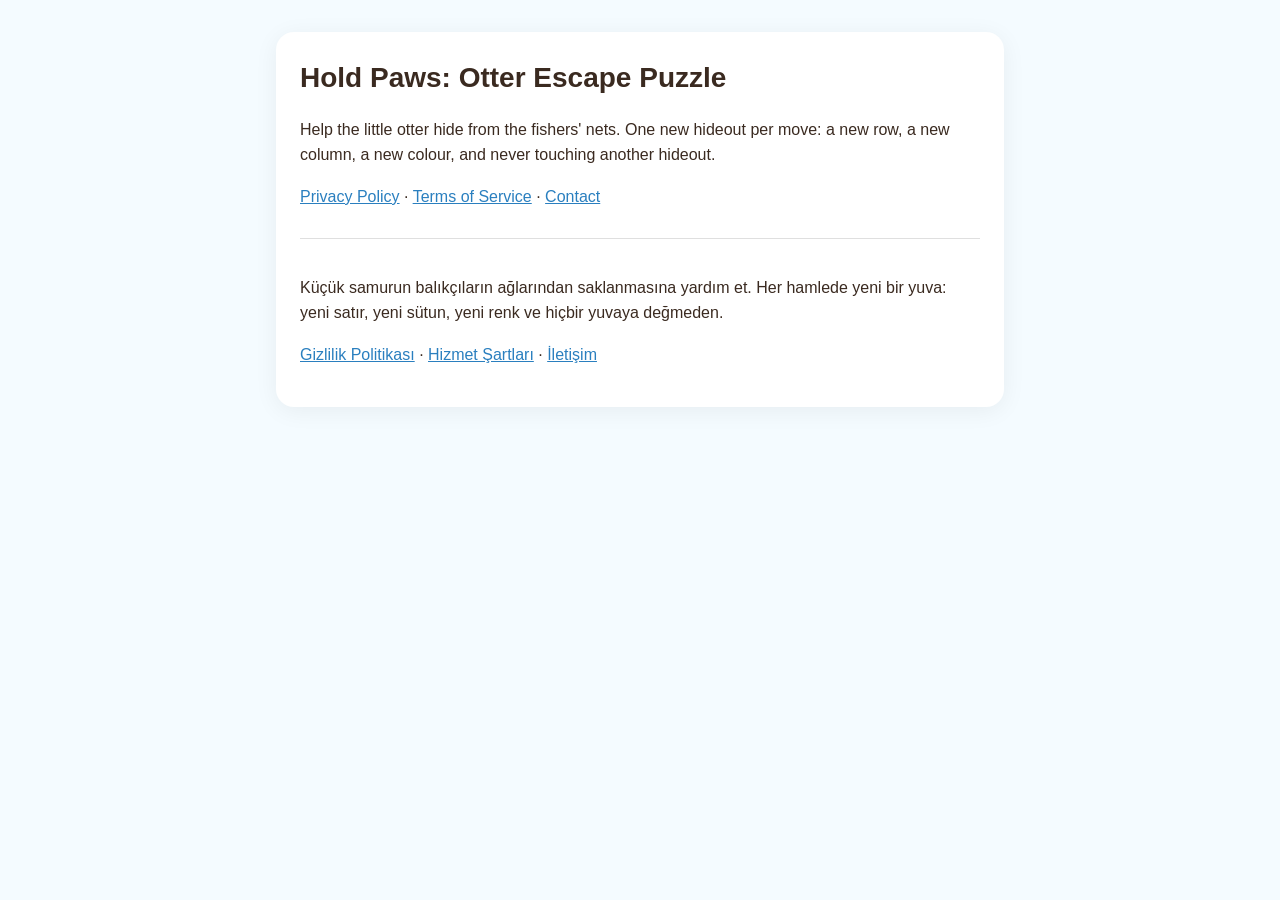
<file: index.html>
<!doctype html>
<html lang="en">
<head>
<meta charset="utf-8">
<meta name="viewport" content="width=device-width, initial-scale=1">
<title>Hold Paws</title>
<link rel="stylesheet" href="style.css">
</head>
<body>
<main>
<div class="card">
<h1>Hold Paws: Otter Escape Puzzle</h1>
<p>Help the little otter hide from the fishers' nets. One new hideout per move: a new row, a new column, a new colour, and never touching another hideout.</p>
<p><a href="privacy.html">Privacy Policy</a> · <a href="terms.html">Terms of Service</a> · <a href="mailto:holdpawsgame@gmail.com">Contact</a></p>
<div class="lang" lang="tr">
<p>Küçük samurun balıkçıların ağlarından saklanmasına yardım et. Her hamlede yeni bir yuva: yeni satır, yeni sütun, yeni renk ve hiçbir yuvaya değmeden.</p>
<p><a href="privacy.html">Gizlilik Politikası</a> · <a href="terms.html">Hizmet Şartları</a> · <a href="mailto:holdpawsgame@gmail.com">İletişim</a></p>
</div>
</div>
</main>
</body>
</html>
</file>
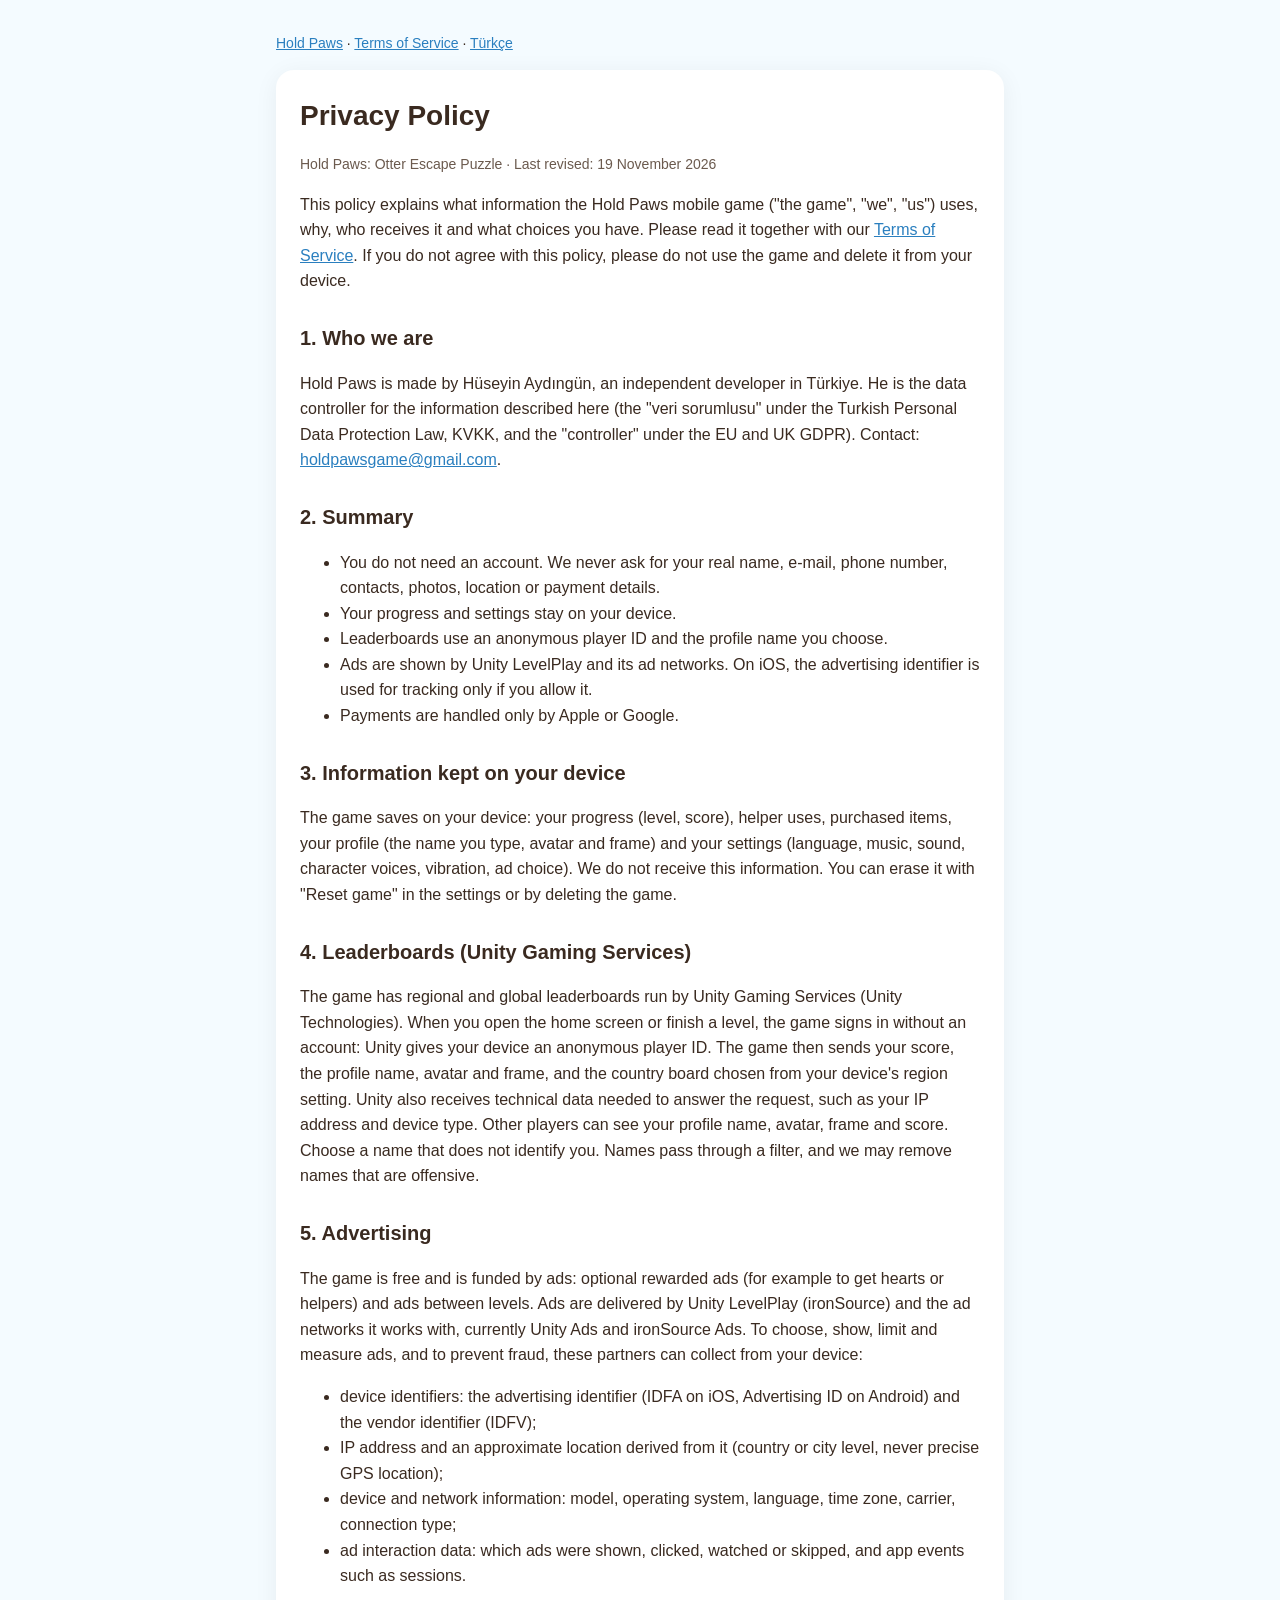
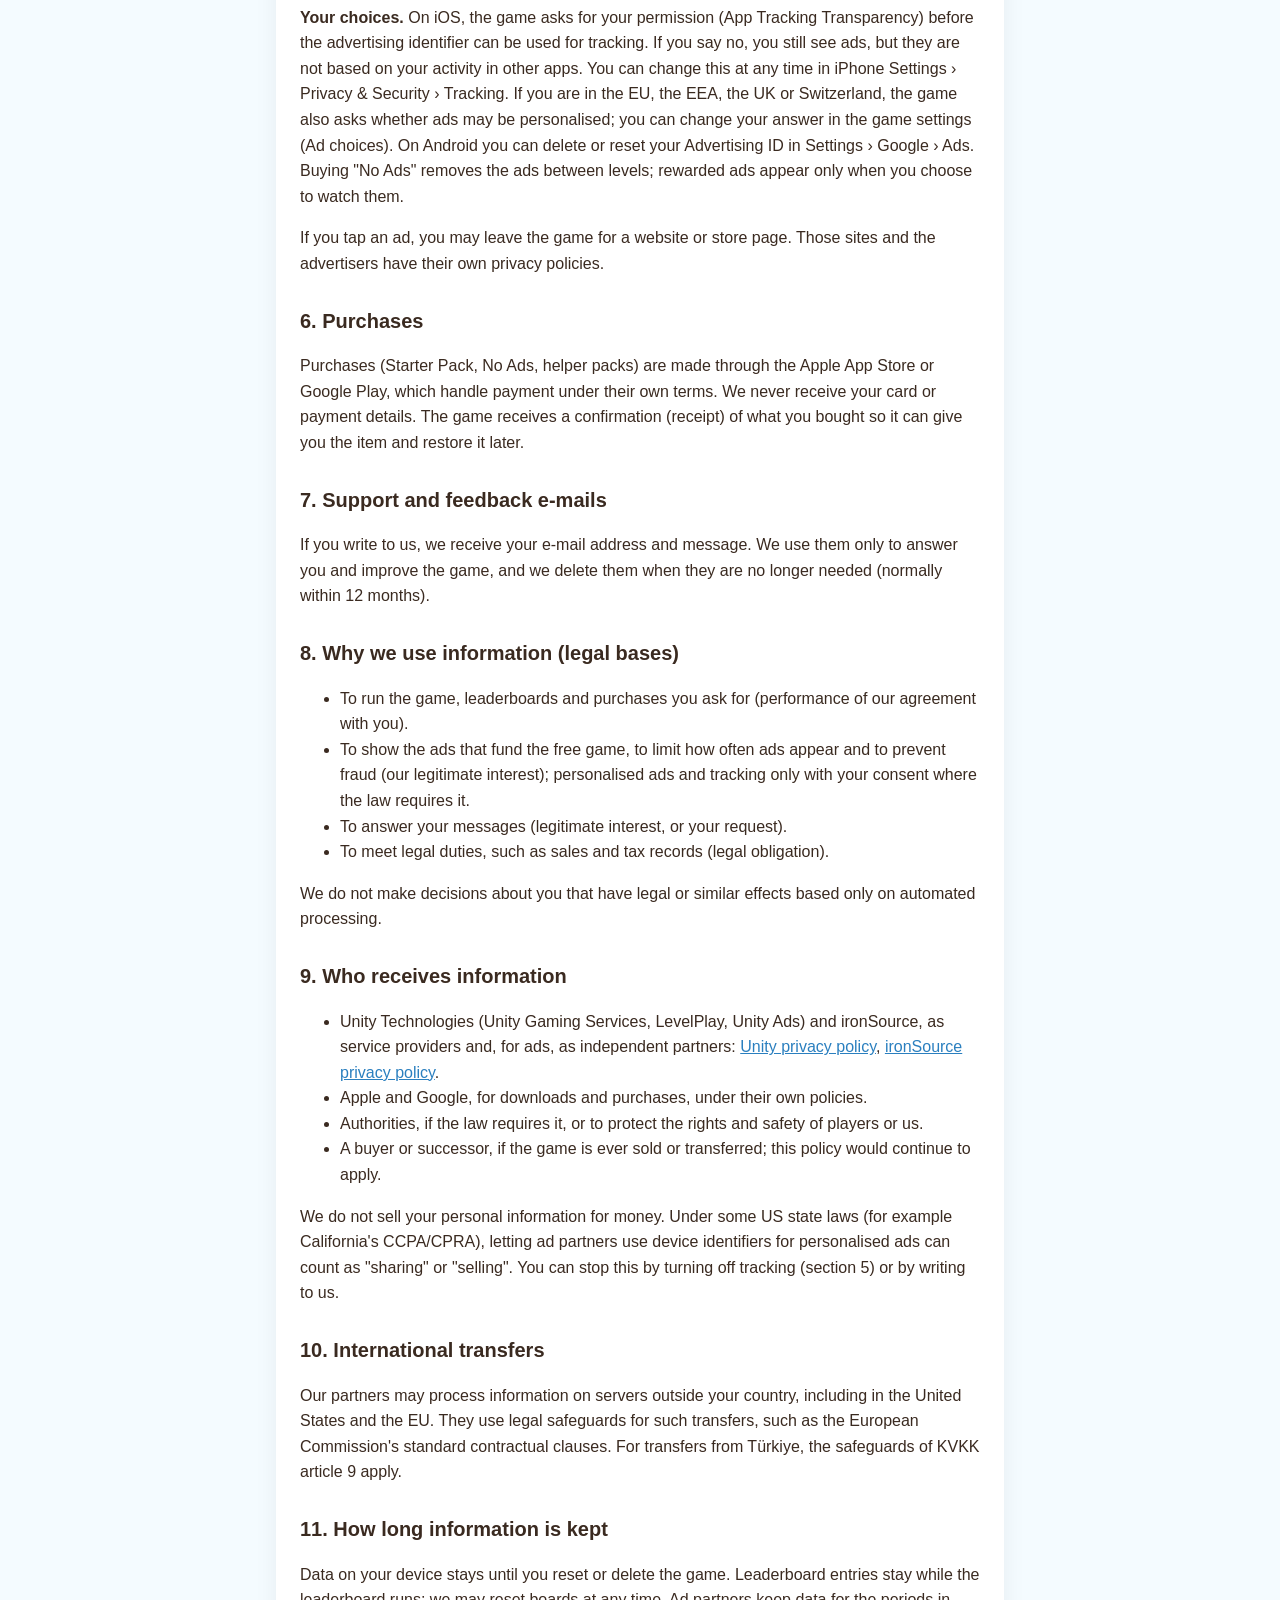
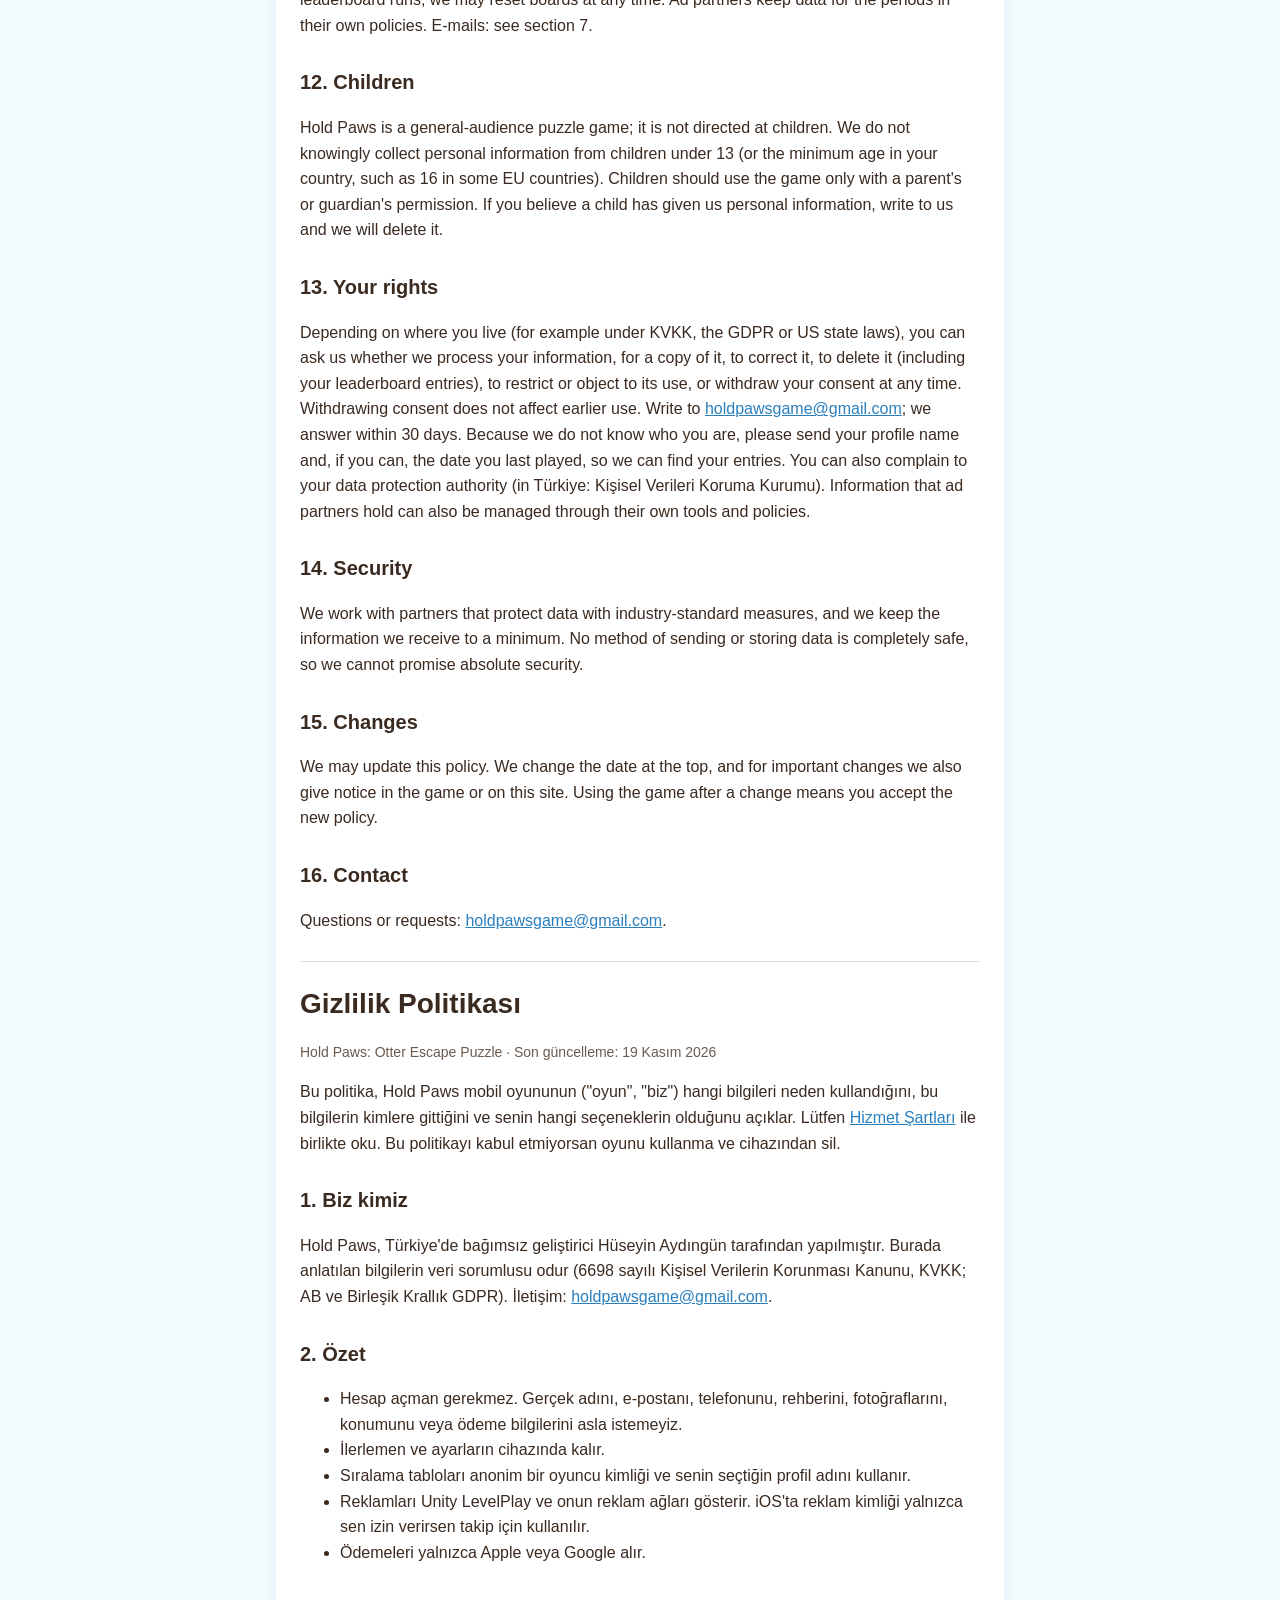
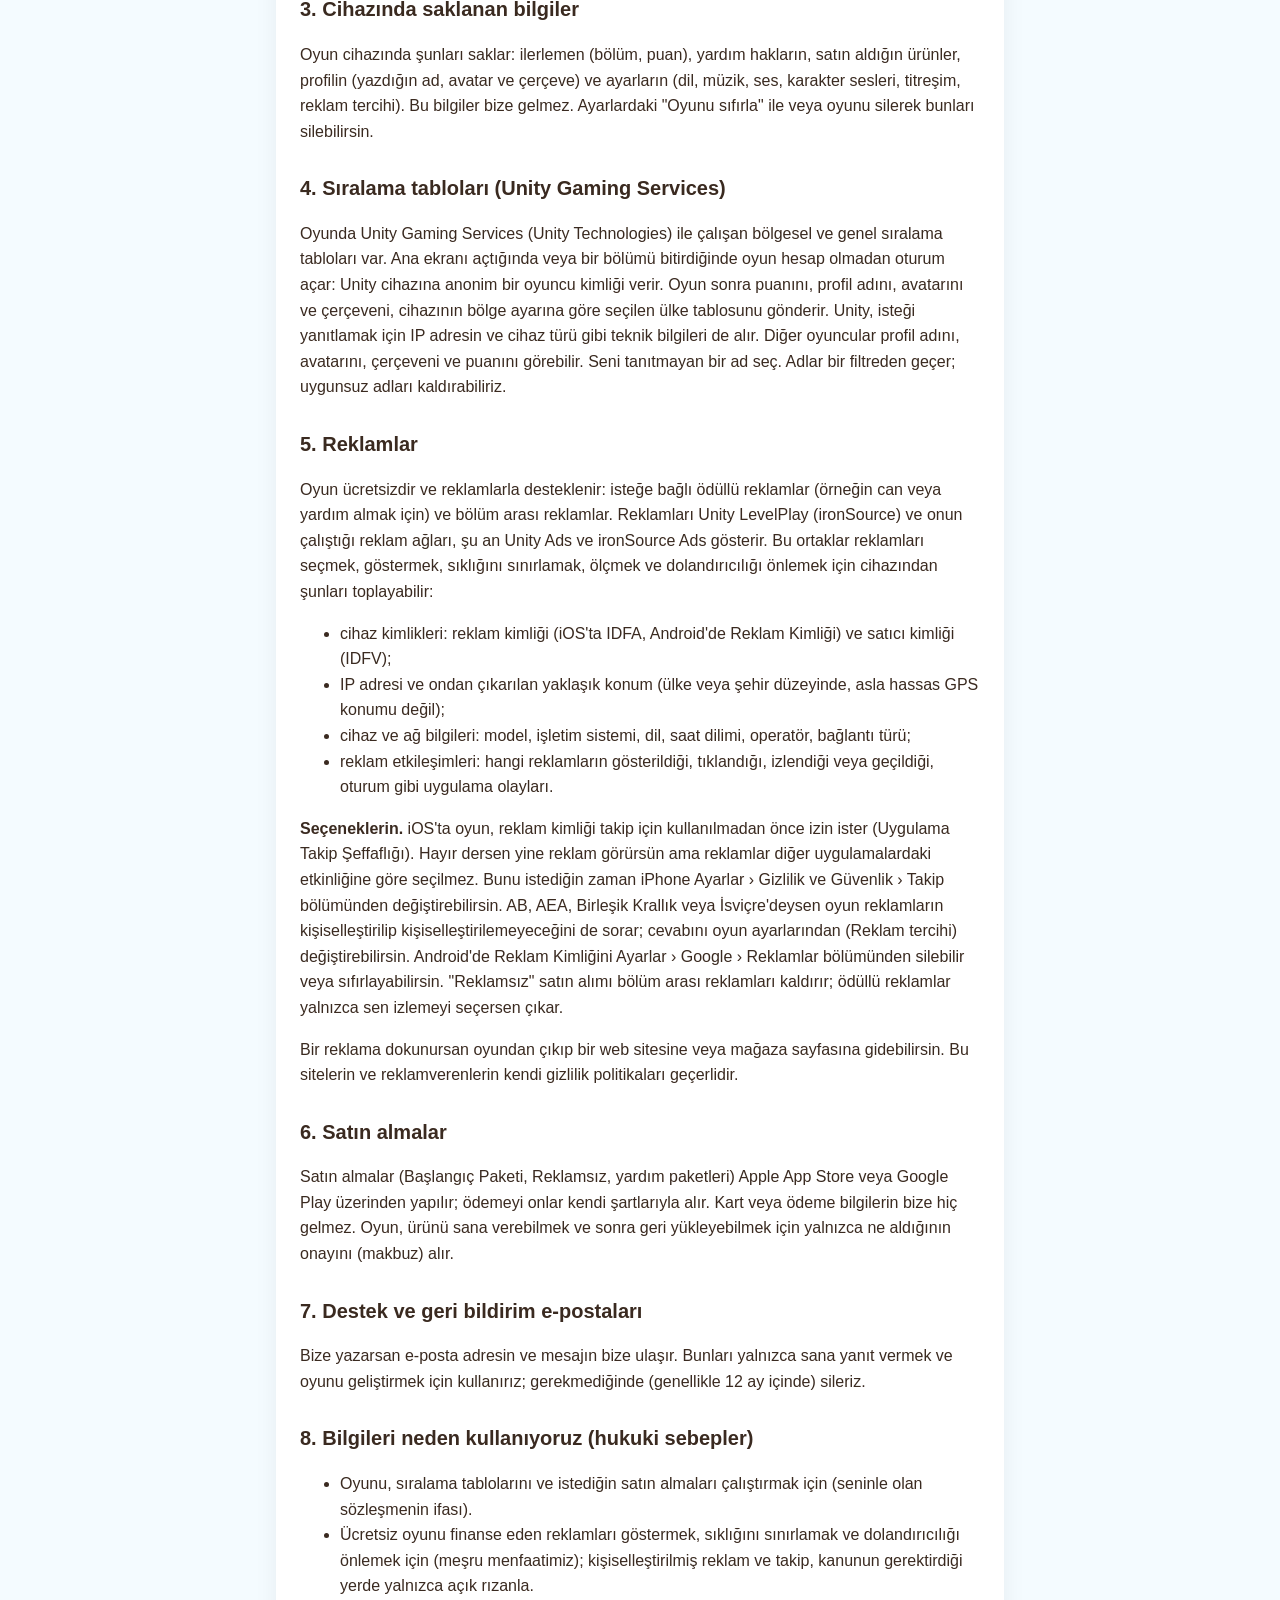
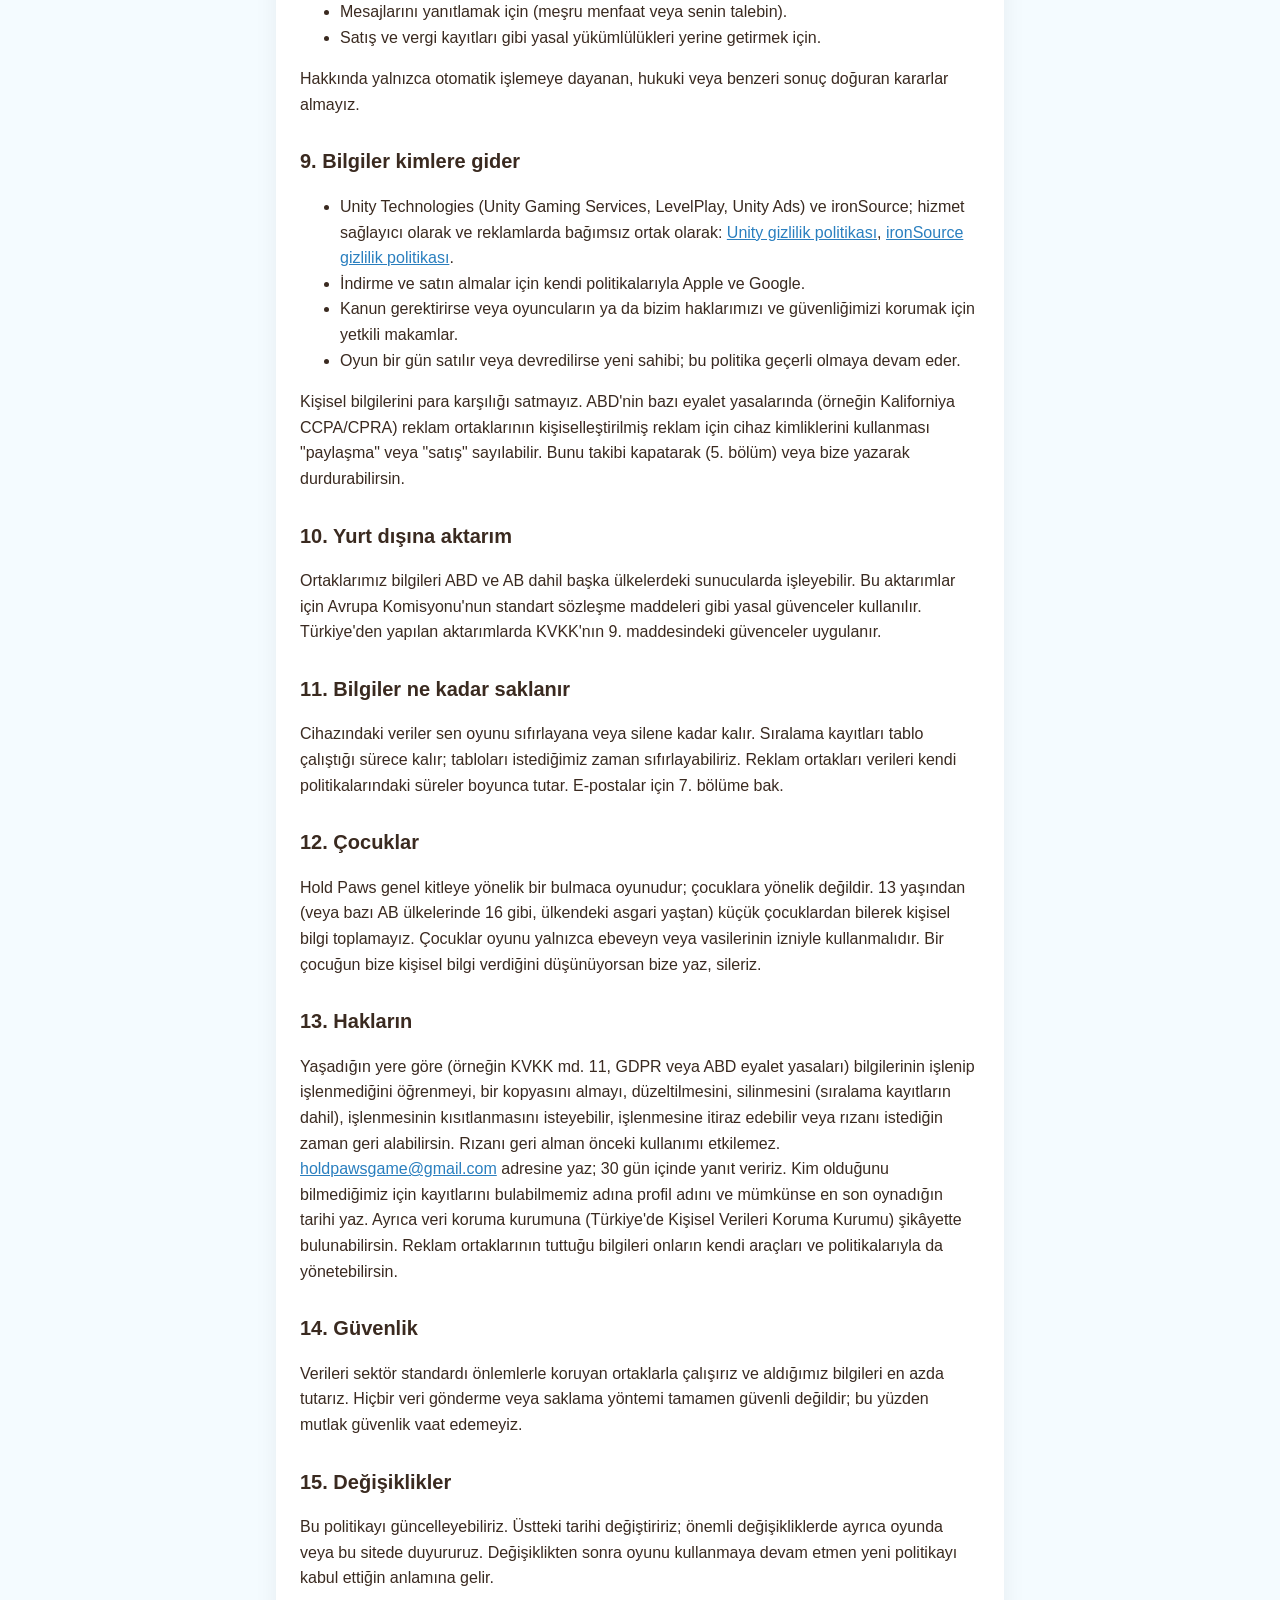
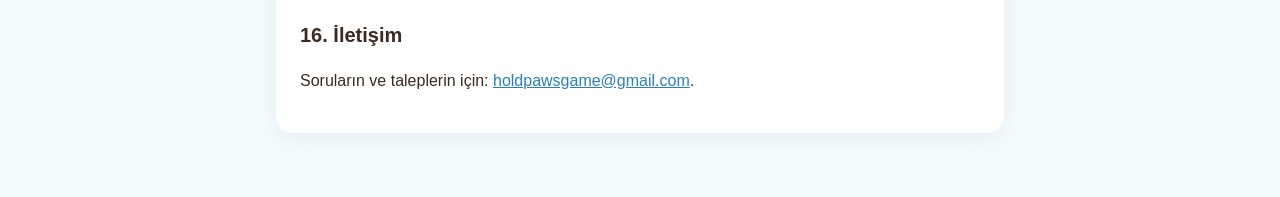
<file: privacy.html>
<!doctype html>
<html lang="en">
<head>
<meta charset="utf-8">
<meta name="viewport" content="width=device-width, initial-scale=1">
<title>Hold Paws Privacy Policy</title>
<link rel="stylesheet" href="style.css">
</head>
<body>
<main>
<nav><a href="index.html">Hold Paws</a> · <a href="terms.html">Terms of Service</a> · <a href="#tr">Türkçe</a></nav>
<div class="card">
<h1>Privacy Policy</h1>
<p class="muted">Hold Paws: Otter Escape Puzzle · Last revised: 19 November 2026</p>

<p>This policy explains what information the Hold Paws mobile game ("the game", "we", "us") uses, why, who receives it and what choices you have. Please read it together with our <a href="terms.html">Terms of Service</a>. If you do not agree with this policy, please do not use the game and delete it from your device.</p>

<h2>1. Who we are</h2>
<p>Hold Paws is made by Hüseyin Aydıngün, an independent developer in Türkiye. He is the data controller for the information described here (the "veri sorumlusu" under the Turkish Personal Data Protection Law, KVKK, and the "controller" under the EU and UK GDPR). Contact: <a href="mailto:holdpawsgame@gmail.com">holdpawsgame@gmail.com</a>.</p>

<h2>2. Summary</h2>
<ul>
<li>You do not need an account. We never ask for your real name, e-mail, phone number, contacts, photos, location or payment details.</li>
<li>Your progress and settings stay on your device.</li>
<li>Leaderboards use an anonymous player ID and the profile name you choose.</li>
<li>Ads are shown by Unity LevelPlay and its ad networks. On iOS, the advertising identifier is used for tracking only if you allow it.</li>
<li>Payments are handled only by Apple or Google.</li>
</ul>

<h2>3. Information kept on your device</h2>
<p>The game saves on your device: your progress (level, score), helper uses, purchased items, your profile (the name you type, avatar and frame) and your settings (language, music, sound, character voices, vibration, ad choice). We do not receive this information. You can erase it with "Reset game" in the settings or by deleting the game.</p>

<h2>4. Leaderboards (Unity Gaming Services)</h2>
<p>The game has regional and global leaderboards run by Unity Gaming Services (Unity Technologies). When you open the home screen or finish a level, the game signs in without an account: Unity gives your device an anonymous player ID. The game then sends your score, the profile name, avatar and frame, and the country board chosen from your device's region setting. Unity also receives technical data needed to answer the request, such as your IP address and device type. Other players can see your profile name, avatar, frame and score. Choose a name that does not identify you. Names pass through a filter, and we may remove names that are offensive.</p>

<h2>5. Advertising</h2>
<p>The game is free and is funded by ads: optional rewarded ads (for example to get hearts or helpers) and ads between levels. Ads are delivered by Unity LevelPlay (ironSource) and the ad networks it works with, currently Unity Ads and ironSource Ads. To choose, show, limit and measure ads, and to prevent fraud, these partners can collect from your device:</p>
<ul>
<li>device identifiers: the advertising identifier (IDFA on iOS, Advertising ID on Android) and the vendor identifier (IDFV);</li>
<li>IP address and an approximate location derived from it (country or city level, never precise GPS location);</li>
<li>device and network information: model, operating system, language, time zone, carrier, connection type;</li>
<li>ad interaction data: which ads were shown, clicked, watched or skipped, and app events such as sessions.</li>
</ul>
<p><b>Your choices.</b> On iOS, the game asks for your permission (App Tracking Transparency) before the advertising identifier can be used for tracking. If you say no, you still see ads, but they are not based on your activity in other apps. You can change this at any time in iPhone Settings › Privacy &amp; Security › Tracking. If you are in the EU, the EEA, the UK or Switzerland, the game also asks whether ads may be personalised; you can change your answer in the game settings (Ad choices). On Android you can delete or reset your Advertising ID in Settings › Google › Ads. Buying "No Ads" removes the ads between levels; rewarded ads appear only when you choose to watch them.</p>
<p>If you tap an ad, you may leave the game for a website or store page. Those sites and the advertisers have their own privacy policies.</p>

<h2>6. Purchases</h2>
<p>Purchases (Starter Pack, No Ads, helper packs) are made through the Apple App Store or Google Play, which handle payment under their own terms. We never receive your card or payment details. The game receives a confirmation (receipt) of what you bought so it can give you the item and restore it later.</p>

<h2>7. Support and feedback e-mails</h2>
<p>If you write to us, we receive your e-mail address and message. We use them only to answer you and improve the game, and we delete them when they are no longer needed (normally within 12 months).</p>

<h2>8. Why we use information (legal bases)</h2>
<ul>
<li>To run the game, leaderboards and purchases you ask for (performance of our agreement with you).</li>
<li>To show the ads that fund the free game, to limit how often ads appear and to prevent fraud (our legitimate interest); personalised ads and tracking only with your consent where the law requires it.</li>
<li>To answer your messages (legitimate interest, or your request).</li>
<li>To meet legal duties, such as sales and tax records (legal obligation).</li>
</ul>
<p>We do not make decisions about you that have legal or similar effects based only on automated processing.</p>

<h2>9. Who receives information</h2>
<ul>
<li>Unity Technologies (Unity Gaming Services, LevelPlay, Unity Ads) and ironSource, as service providers and, for ads, as independent partners: <a href="https://unity.com/legal/game-player-and-app-user-privacy-policy">Unity privacy policy</a>, <a href="https://developers.is.com/ironsource-mobile/air/ironsource-mobile-privacy-policy/">ironSource privacy policy</a>.</li>
<li>Apple and Google, for downloads and purchases, under their own policies.</li>
<li>Authorities, if the law requires it, or to protect the rights and safety of players or us.</li>
<li>A buyer or successor, if the game is ever sold or transferred; this policy would continue to apply.</li>
</ul>
<p>We do not sell your personal information for money. Under some US state laws (for example California's CCPA/CPRA), letting ad partners use device identifiers for personalised ads can count as "sharing" or "selling". You can stop this by turning off tracking (section 5) or by writing to us.</p>

<h2>10. International transfers</h2>
<p>Our partners may process information on servers outside your country, including in the United States and the EU. They use legal safeguards for such transfers, such as the European Commission's standard contractual clauses. For transfers from Türkiye, the safeguards of KVKK article 9 apply.</p>

<h2>11. How long information is kept</h2>
<p>Data on your device stays until you reset or delete the game. Leaderboard entries stay while the leaderboard runs; we may reset boards at any time. Ad partners keep data for the periods in their own policies. E-mails: see section 7.</p>

<h2>12. Children</h2>
<p>Hold Paws is a general-audience puzzle game; it is not directed at children. We do not knowingly collect personal information from children under 13 (or the minimum age in your country, such as 16 in some EU countries). Children should use the game only with a parent's or guardian's permission. If you believe a child has given us personal information, write to us and we will delete it.</p>

<h2>13. Your rights</h2>
<p>Depending on where you live (for example under KVKK, the GDPR or US state laws), you can ask us whether we process your information, for a copy of it, to correct it, to delete it (including your leaderboard entries), to restrict or object to its use, or withdraw your consent at any time. Withdrawing consent does not affect earlier use. Write to <a href="mailto:holdpawsgame@gmail.com">holdpawsgame@gmail.com</a>; we answer within 30 days. Because we do not know who you are, please send your profile name and, if you can, the date you last played, so we can find your entries. You can also complain to your data protection authority (in Türkiye: Kişisel Verileri Koruma Kurumu). Information that ad partners hold can also be managed through their own tools and policies.</p>

<h2>14. Security</h2>
<p>We work with partners that protect data with industry-standard measures, and we keep the information we receive to a minimum. No method of sending or storing data is completely safe, so we cannot promise absolute security.</p>

<h2>15. Changes</h2>
<p>We may update this policy. We change the date at the top, and for important changes we also give notice in the game or on this site. Using the game after a change means you accept the new policy.</p>

<h2>16. Contact</h2>
<p>Questions or requests: <a href="mailto:holdpawsgame@gmail.com">holdpawsgame@gmail.com</a>.</p>

<div class="lang" lang="tr" id="tr">
<h1>Gizlilik Politikası</h1>
<p class="muted">Hold Paws: Otter Escape Puzzle · Son güncelleme: 19 Kasım 2026</p>

<p>Bu politika, Hold Paws mobil oyununun ("oyun", "biz") hangi bilgileri neden kullandığını, bu bilgilerin kimlere gittiğini ve senin hangi seçeneklerin olduğunu açıklar. Lütfen <a href="terms.html">Hizmet Şartları</a> ile birlikte oku. Bu politikayı kabul etmiyorsan oyunu kullanma ve cihazından sil.</p>

<h2>1. Biz kimiz</h2>
<p>Hold Paws, Türkiye'de bağımsız geliştirici Hüseyin Aydıngün tarafından yapılmıştır. Burada anlatılan bilgilerin veri sorumlusu odur (6698 sayılı Kişisel Verilerin Korunması Kanunu, KVKK; AB ve Birleşik Krallık GDPR). İletişim: <a href="mailto:holdpawsgame@gmail.com">holdpawsgame@gmail.com</a>.</p>

<h2>2. Özet</h2>
<ul>
<li>Hesap açman gerekmez. Gerçek adını, e-postanı, telefonunu, rehberini, fotoğraflarını, konumunu veya ödeme bilgilerini asla istemeyiz.</li>
<li>İlerlemen ve ayarların cihazında kalır.</li>
<li>Sıralama tabloları anonim bir oyuncu kimliği ve senin seçtiğin profil adını kullanır.</li>
<li>Reklamları Unity LevelPlay ve onun reklam ağları gösterir. iOS'ta reklam kimliği yalnızca sen izin verirsen takip için kullanılır.</li>
<li>Ödemeleri yalnızca Apple veya Google alır.</li>
</ul>

<h2>3. Cihazında saklanan bilgiler</h2>
<p>Oyun cihazında şunları saklar: ilerlemen (bölüm, puan), yardım hakların, satın aldığın ürünler, profilin (yazdığın ad, avatar ve çerçeve) ve ayarların (dil, müzik, ses, karakter sesleri, titreşim, reklam tercihi). Bu bilgiler bize gelmez. Ayarlardaki "Oyunu sıfırla" ile veya oyunu silerek bunları silebilirsin.</p>

<h2>4. Sıralama tabloları (Unity Gaming Services)</h2>
<p>Oyunda Unity Gaming Services (Unity Technologies) ile çalışan bölgesel ve genel sıralama tabloları var. Ana ekranı açtığında veya bir bölümü bitirdiğinde oyun hesap olmadan oturum açar: Unity cihazına anonim bir oyuncu kimliği verir. Oyun sonra puanını, profil adını, avatarını ve çerçeveni, cihazının bölge ayarına göre seçilen ülke tablosunu gönderir. Unity, isteği yanıtlamak için IP adresin ve cihaz türü gibi teknik bilgileri de alır. Diğer oyuncular profil adını, avatarını, çerçeveni ve puanını görebilir. Seni tanıtmayan bir ad seç. Adlar bir filtreden geçer; uygunsuz adları kaldırabiliriz.</p>

<h2>5. Reklamlar</h2>
<p>Oyun ücretsizdir ve reklamlarla desteklenir: isteğe bağlı ödüllü reklamlar (örneğin can veya yardım almak için) ve bölüm arası reklamlar. Reklamları Unity LevelPlay (ironSource) ve onun çalıştığı reklam ağları, şu an Unity Ads ve ironSource Ads gösterir. Bu ortaklar reklamları seçmek, göstermek, sıklığını sınırlamak, ölçmek ve dolandırıcılığı önlemek için cihazından şunları toplayabilir:</p>
<ul>
<li>cihaz kimlikleri: reklam kimliği (iOS'ta IDFA, Android'de Reklam Kimliği) ve satıcı kimliği (IDFV);</li>
<li>IP adresi ve ondan çıkarılan yaklaşık konum (ülke veya şehir düzeyinde, asla hassas GPS konumu değil);</li>
<li>cihaz ve ağ bilgileri: model, işletim sistemi, dil, saat dilimi, operatör, bağlantı türü;</li>
<li>reklam etkileşimleri: hangi reklamların gösterildiği, tıklandığı, izlendiği veya geçildiği, oturum gibi uygulama olayları.</li>
</ul>
<p><b>Seçeneklerin.</b> iOS'ta oyun, reklam kimliği takip için kullanılmadan önce izin ister (Uygulama Takip Şeffaflığı). Hayır dersen yine reklam görürsün ama reklamlar diğer uygulamalardaki etkinliğine göre seçilmez. Bunu istediğin zaman iPhone Ayarlar › Gizlilik ve Güvenlik › Takip bölümünden değiştirebilirsin. AB, AEA, Birleşik Krallık veya İsviçre'deysen oyun reklamların kişiselleştirilip kişiselleştirilemeyeceğini de sorar; cevabını oyun ayarlarından (Reklam tercihi) değiştirebilirsin. Android'de Reklam Kimliğini Ayarlar › Google › Reklamlar bölümünden silebilir veya sıfırlayabilirsin. "Reklamsız" satın alımı bölüm arası reklamları kaldırır; ödüllü reklamlar yalnızca sen izlemeyi seçersen çıkar.</p>
<p>Bir reklama dokunursan oyundan çıkıp bir web sitesine veya mağaza sayfasına gidebilirsin. Bu sitelerin ve reklamverenlerin kendi gizlilik politikaları geçerlidir.</p>

<h2>6. Satın almalar</h2>
<p>Satın almalar (Başlangıç Paketi, Reklamsız, yardım paketleri) Apple App Store veya Google Play üzerinden yapılır; ödemeyi onlar kendi şartlarıyla alır. Kart veya ödeme bilgilerin bize hiç gelmez. Oyun, ürünü sana verebilmek ve sonra geri yükleyebilmek için yalnızca ne aldığının onayını (makbuz) alır.</p>

<h2>7. Destek ve geri bildirim e-postaları</h2>
<p>Bize yazarsan e-posta adresin ve mesajın bize ulaşır. Bunları yalnızca sana yanıt vermek ve oyunu geliştirmek için kullanırız; gerekmediğinde (genellikle 12 ay içinde) sileriz.</p>

<h2>8. Bilgileri neden kullanıyoruz (hukuki sebepler)</h2>
<ul>
<li>Oyunu, sıralama tablolarını ve istediğin satın almaları çalıştırmak için (seninle olan sözleşmenin ifası).</li>
<li>Ücretsiz oyunu finanse eden reklamları göstermek, sıklığını sınırlamak ve dolandırıcılığı önlemek için (meşru menfaatimiz); kişiselleştirilmiş reklam ve takip, kanunun gerektirdiği yerde yalnızca açık rızanla.</li>
<li>Mesajlarını yanıtlamak için (meşru menfaat veya senin talebin).</li>
<li>Satış ve vergi kayıtları gibi yasal yükümlülükleri yerine getirmek için.</li>
</ul>
<p>Hakkında yalnızca otomatik işlemeye dayanan, hukuki veya benzeri sonuç doğuran kararlar almayız.</p>

<h2>9. Bilgiler kimlere gider</h2>
<ul>
<li>Unity Technologies (Unity Gaming Services, LevelPlay, Unity Ads) ve ironSource; hizmet sağlayıcı olarak ve reklamlarda bağımsız ortak olarak: <a href="https://unity.com/legal/game-player-and-app-user-privacy-policy">Unity gizlilik politikası</a>, <a href="https://developers.is.com/ironsource-mobile/air/ironsource-mobile-privacy-policy/">ironSource gizlilik politikası</a>.</li>
<li>İndirme ve satın almalar için kendi politikalarıyla Apple ve Google.</li>
<li>Kanun gerektirirse veya oyuncuların ya da bizim haklarımızı ve güvenliğimizi korumak için yetkili makamlar.</li>
<li>Oyun bir gün satılır veya devredilirse yeni sahibi; bu politika geçerli olmaya devam eder.</li>
</ul>
<p>Kişisel bilgilerini para karşılığı satmayız. ABD'nin bazı eyalet yasalarında (örneğin Kaliforniya CCPA/CPRA) reklam ortaklarının kişiselleştirilmiş reklam için cihaz kimliklerini kullanması "paylaşma" veya "satış" sayılabilir. Bunu takibi kapatarak (5. bölüm) veya bize yazarak durdurabilirsin.</p>

<h2>10. Yurt dışına aktarım</h2>
<p>Ortaklarımız bilgileri ABD ve AB dahil başka ülkelerdeki sunucularda işleyebilir. Bu aktarımlar için Avrupa Komisyonu'nun standart sözleşme maddeleri gibi yasal güvenceler kullanılır. Türkiye'den yapılan aktarımlarda KVKK'nın 9. maddesindeki güvenceler uygulanır.</p>

<h2>11. Bilgiler ne kadar saklanır</h2>
<p>Cihazındaki veriler sen oyunu sıfırlayana veya silene kadar kalır. Sıralama kayıtları tablo çalıştığı sürece kalır; tabloları istediğimiz zaman sıfırlayabiliriz. Reklam ortakları verileri kendi politikalarındaki süreler boyunca tutar. E-postalar için 7. bölüme bak.</p>

<h2>12. Çocuklar</h2>
<p>Hold Paws genel kitleye yönelik bir bulmaca oyunudur; çocuklara yönelik değildir. 13 yaşından (veya bazı AB ülkelerinde 16 gibi, ülkendeki asgari yaştan) küçük çocuklardan bilerek kişisel bilgi toplamayız. Çocuklar oyunu yalnızca ebeveyn veya vasilerinin izniyle kullanmalıdır. Bir çocuğun bize kişisel bilgi verdiğini düşünüyorsan bize yaz, sileriz.</p>

<h2>13. Hakların</h2>
<p>Yaşadığın yere göre (örneğin KVKK md. 11, GDPR veya ABD eyalet yasaları) bilgilerinin işlenip işlenmediğini öğrenmeyi, bir kopyasını almayı, düzeltilmesini, silinmesini (sıralama kayıtların dahil), işlenmesinin kısıtlanmasını isteyebilir, işlenmesine itiraz edebilir veya rızanı istediğin zaman geri alabilirsin. Rızanı geri alman önceki kullanımı etkilemez. <a href="mailto:holdpawsgame@gmail.com">holdpawsgame@gmail.com</a> adresine yaz; 30 gün içinde yanıt veririz. Kim olduğunu bilmediğimiz için kayıtlarını bulabilmemiz adına profil adını ve mümkünse en son oynadığın tarihi yaz. Ayrıca veri koruma kurumuna (Türkiye'de Kişisel Verileri Koruma Kurumu) şikâyette bulunabilirsin. Reklam ortaklarının tuttuğu bilgileri onların kendi araçları ve politikalarıyla da yönetebilirsin.</p>

<h2>14. Güvenlik</h2>
<p>Verileri sektör standardı önlemlerle koruyan ortaklarla çalışırız ve aldığımız bilgileri en azda tutarız. Hiçbir veri gönderme veya saklama yöntemi tamamen güvenli değildir; bu yüzden mutlak güvenlik vaat edemeyiz.</p>

<h2>15. Değişiklikler</h2>
<p>Bu politikayı güncelleyebiliriz. Üstteki tarihi değiştiririz; önemli değişikliklerde ayrıca oyunda veya bu sitede duyururuz. Değişiklikten sonra oyunu kullanmaya devam etmen yeni politikayı kabul ettiğin anlamına gelir.</p>

<h2>16. İletişim</h2>
<p>Soruların ve taleplerin için: <a href="mailto:holdpawsgame@gmail.com">holdpawsgame@gmail.com</a>.</p>
</div>
</div>
</main>
</body>
</html>
</file>
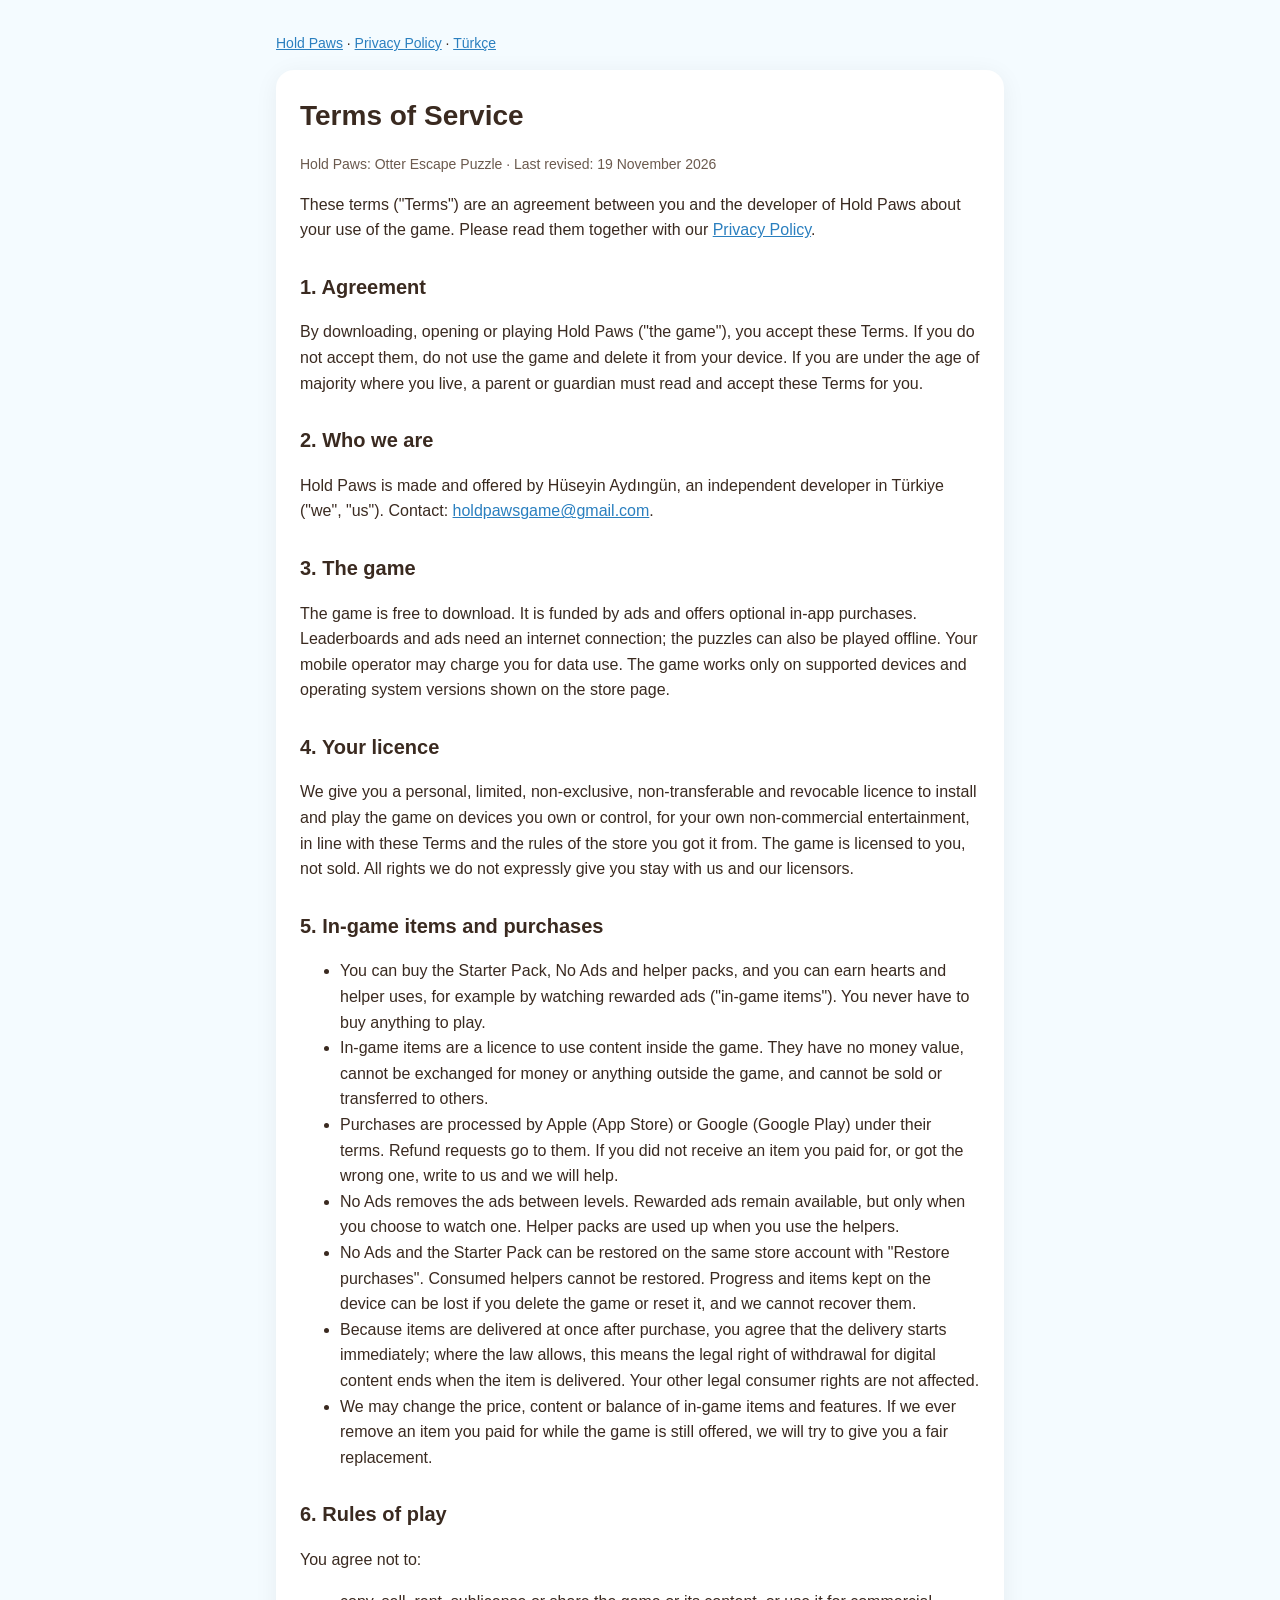
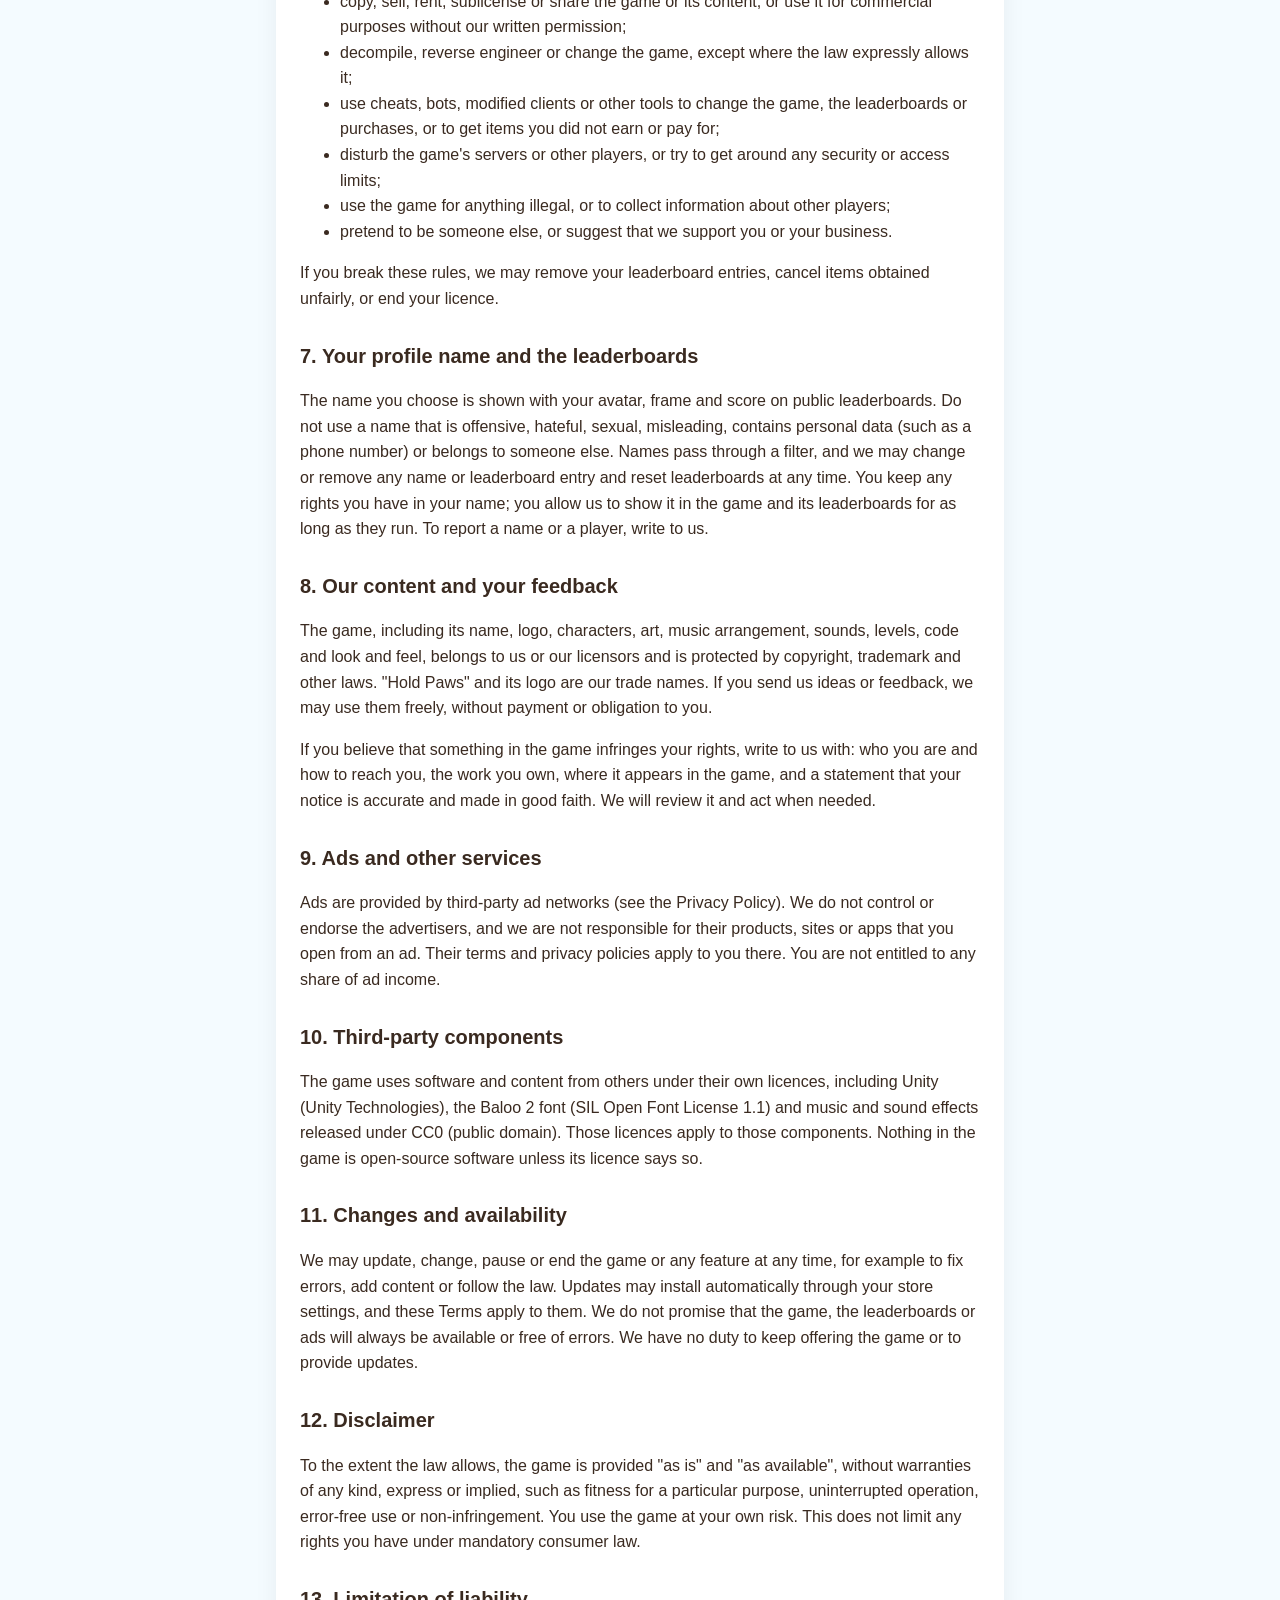
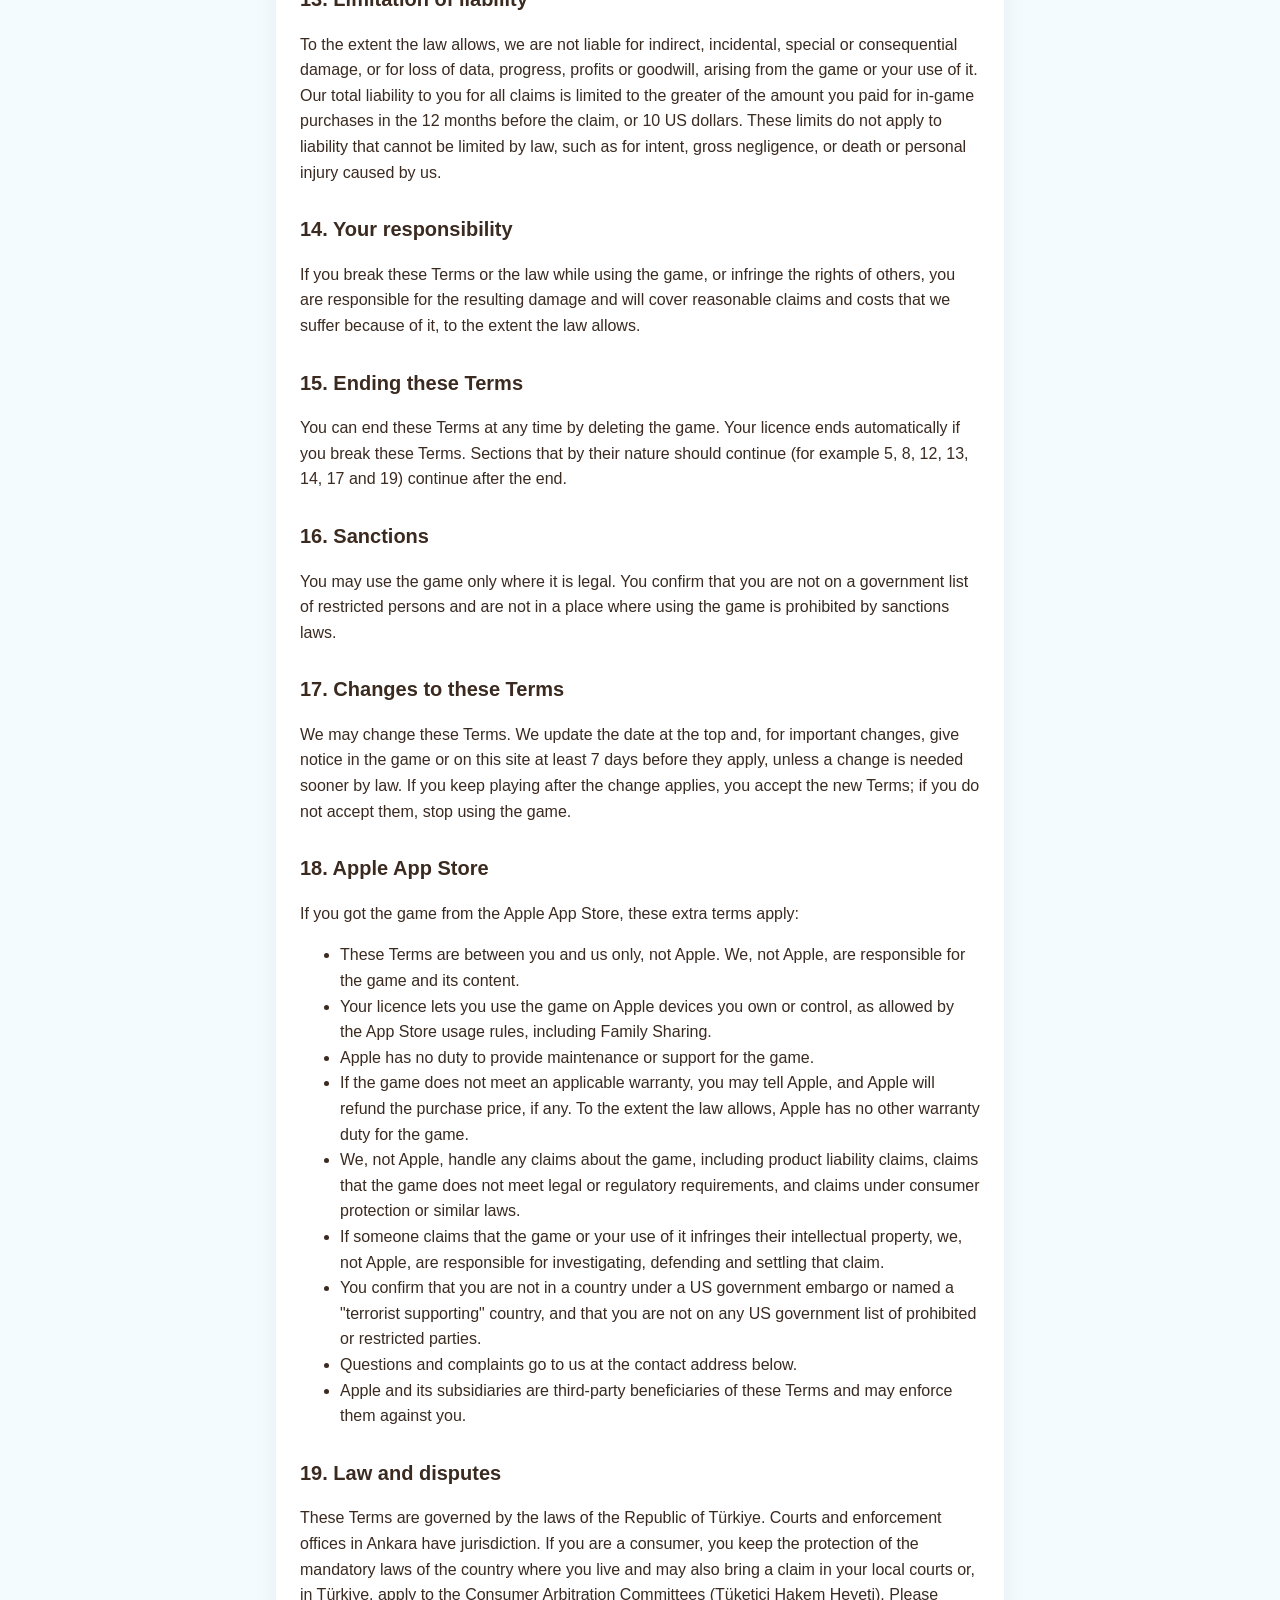
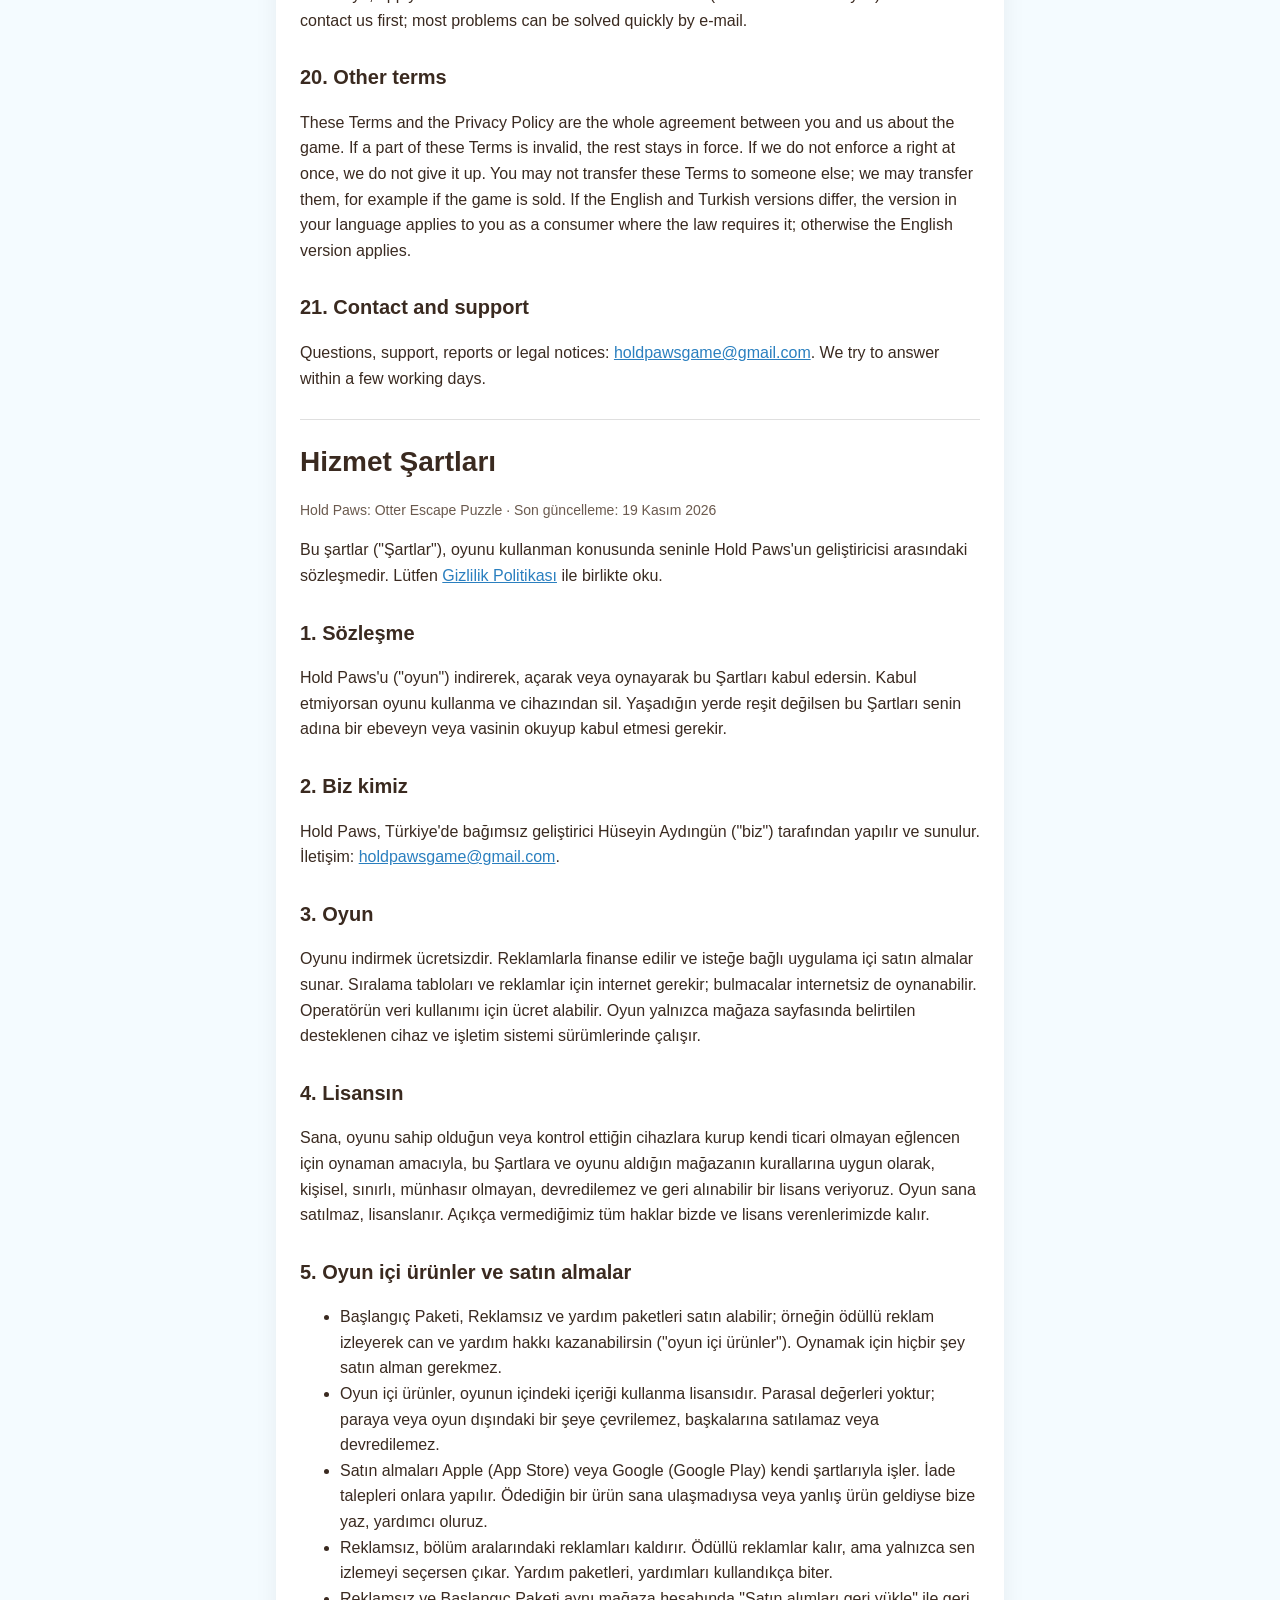
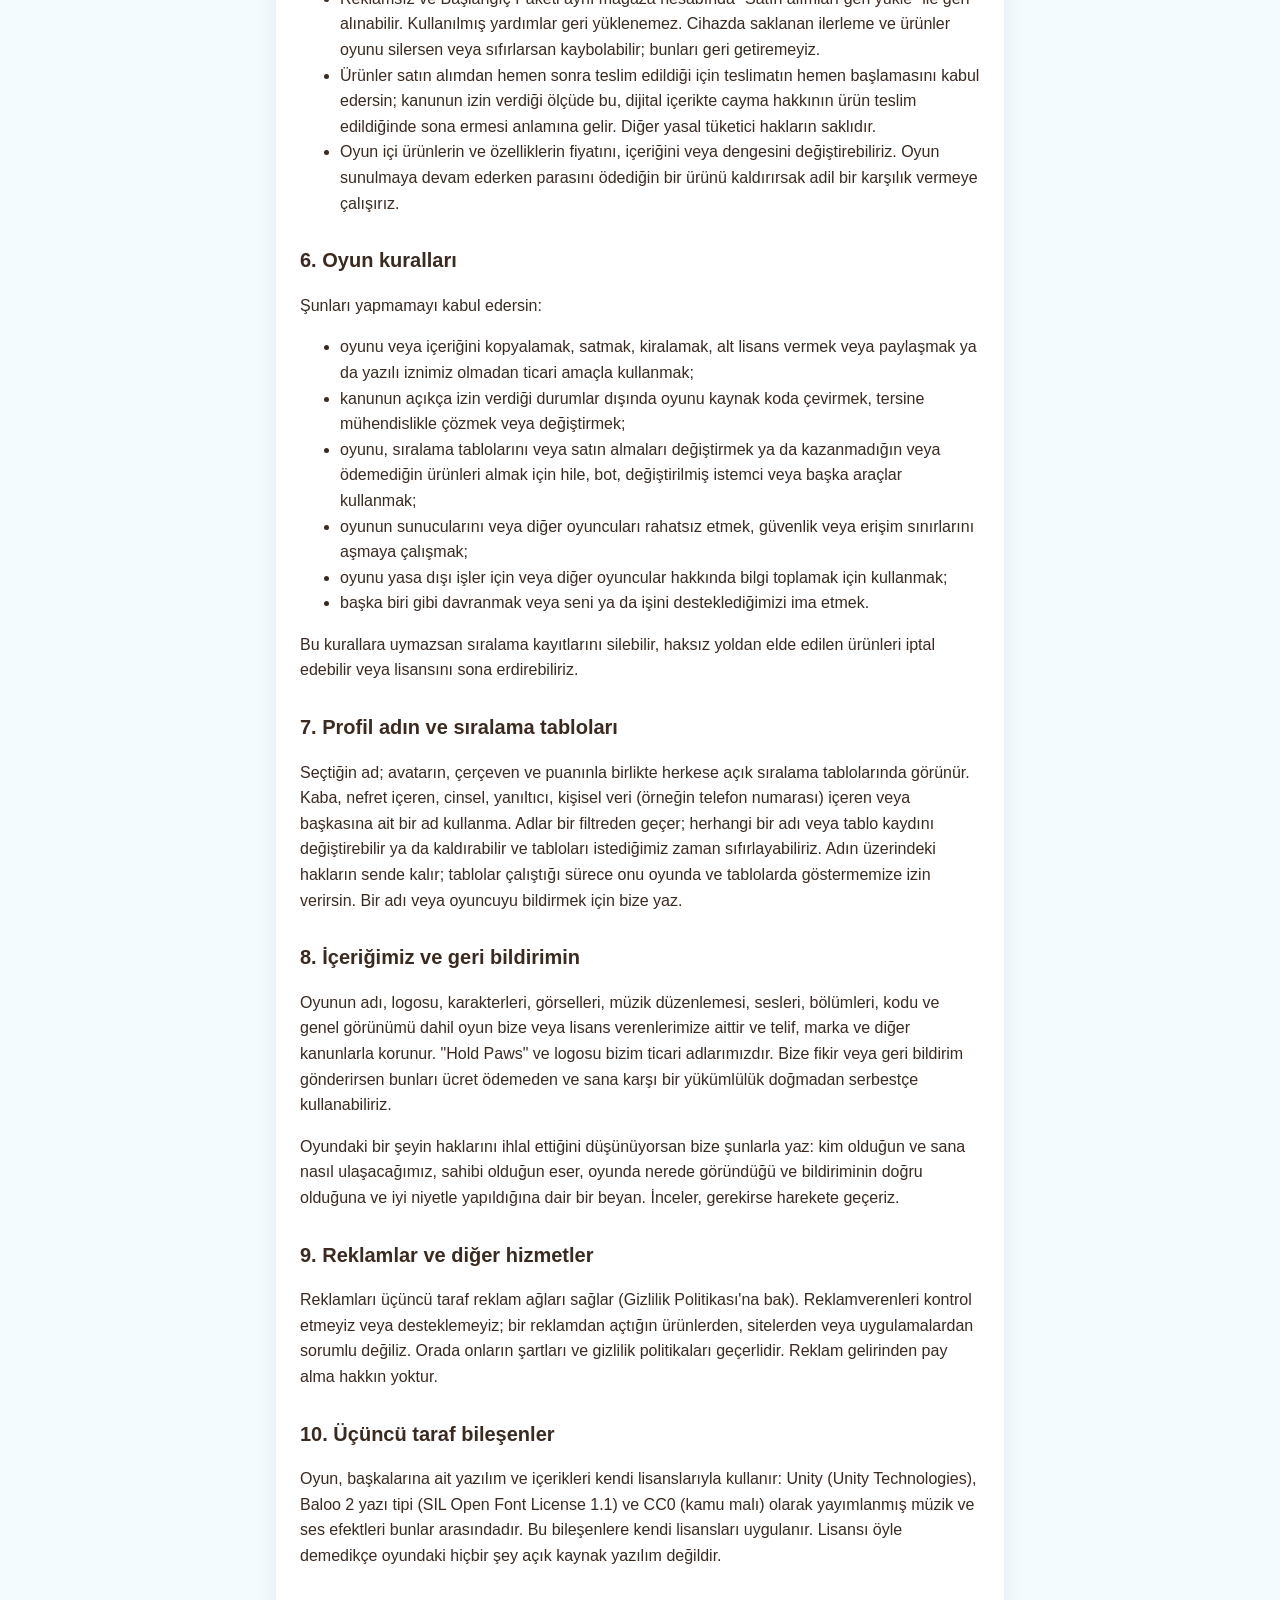
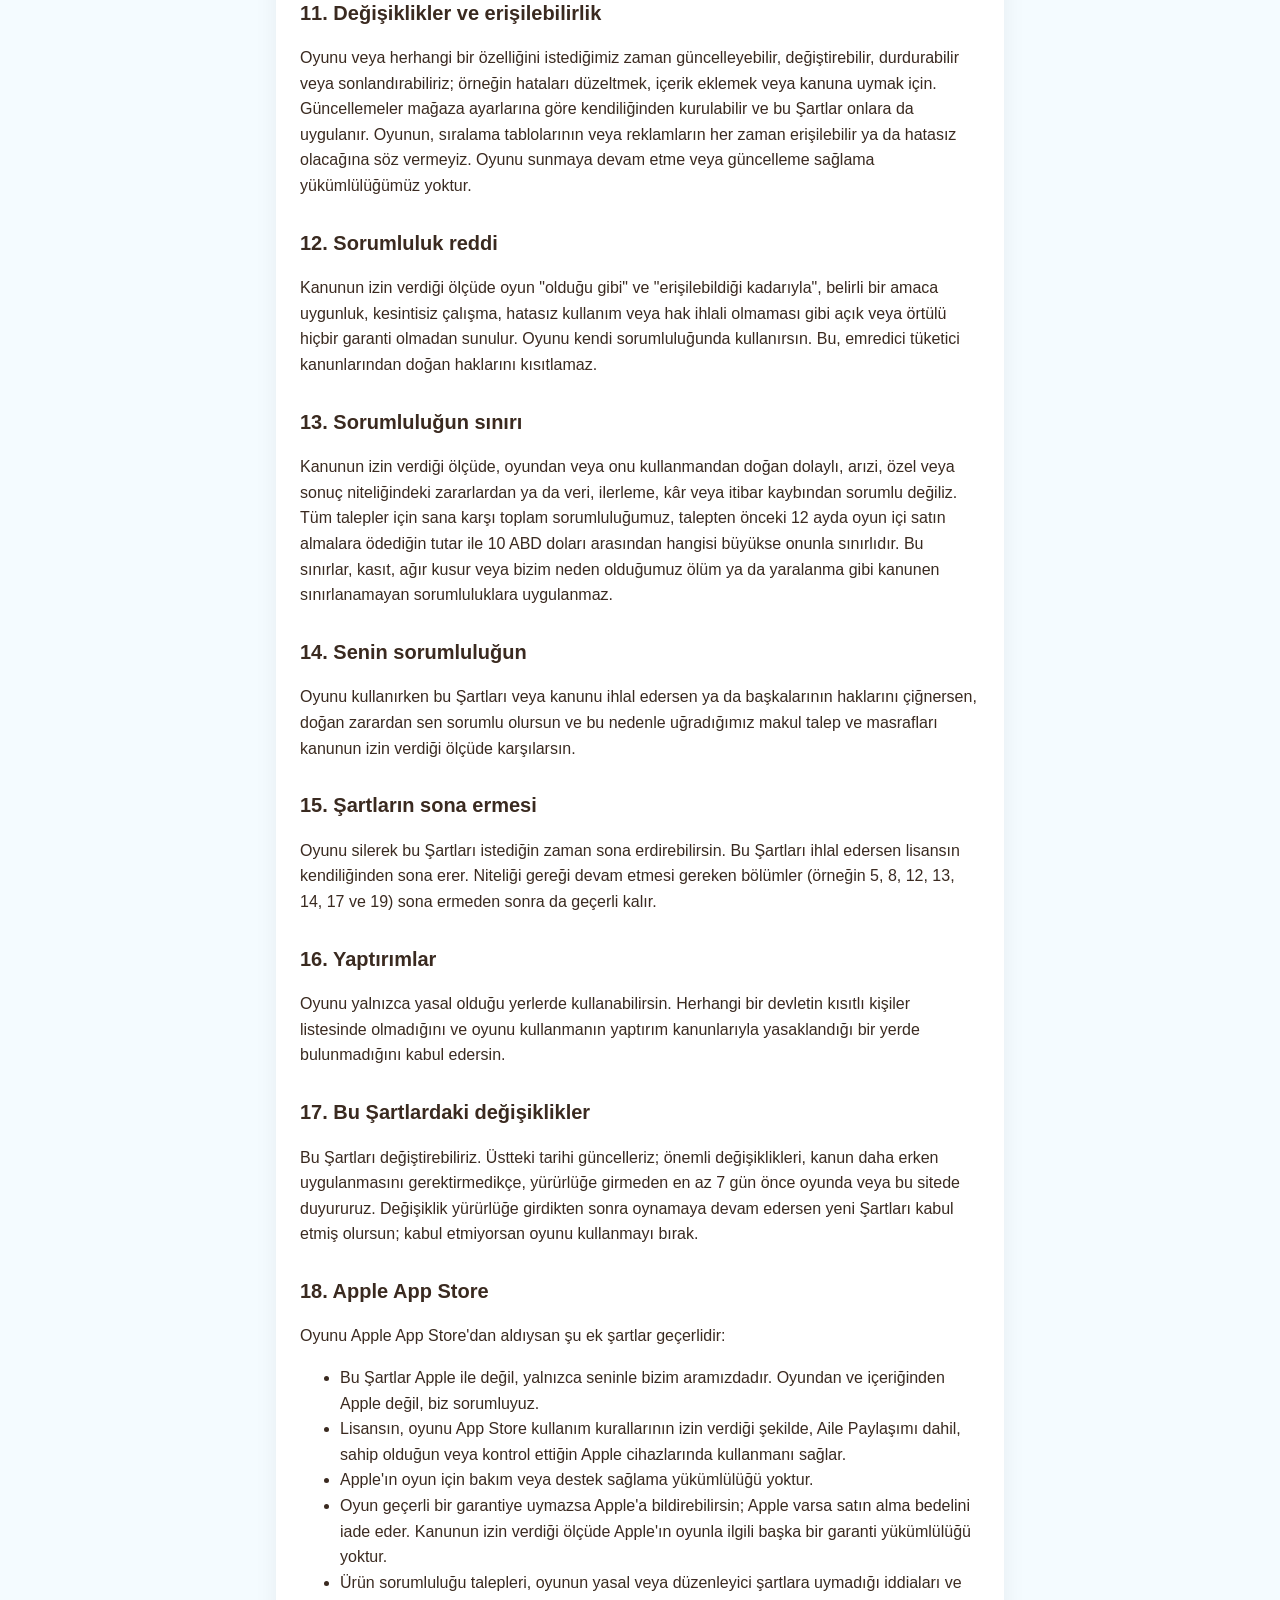
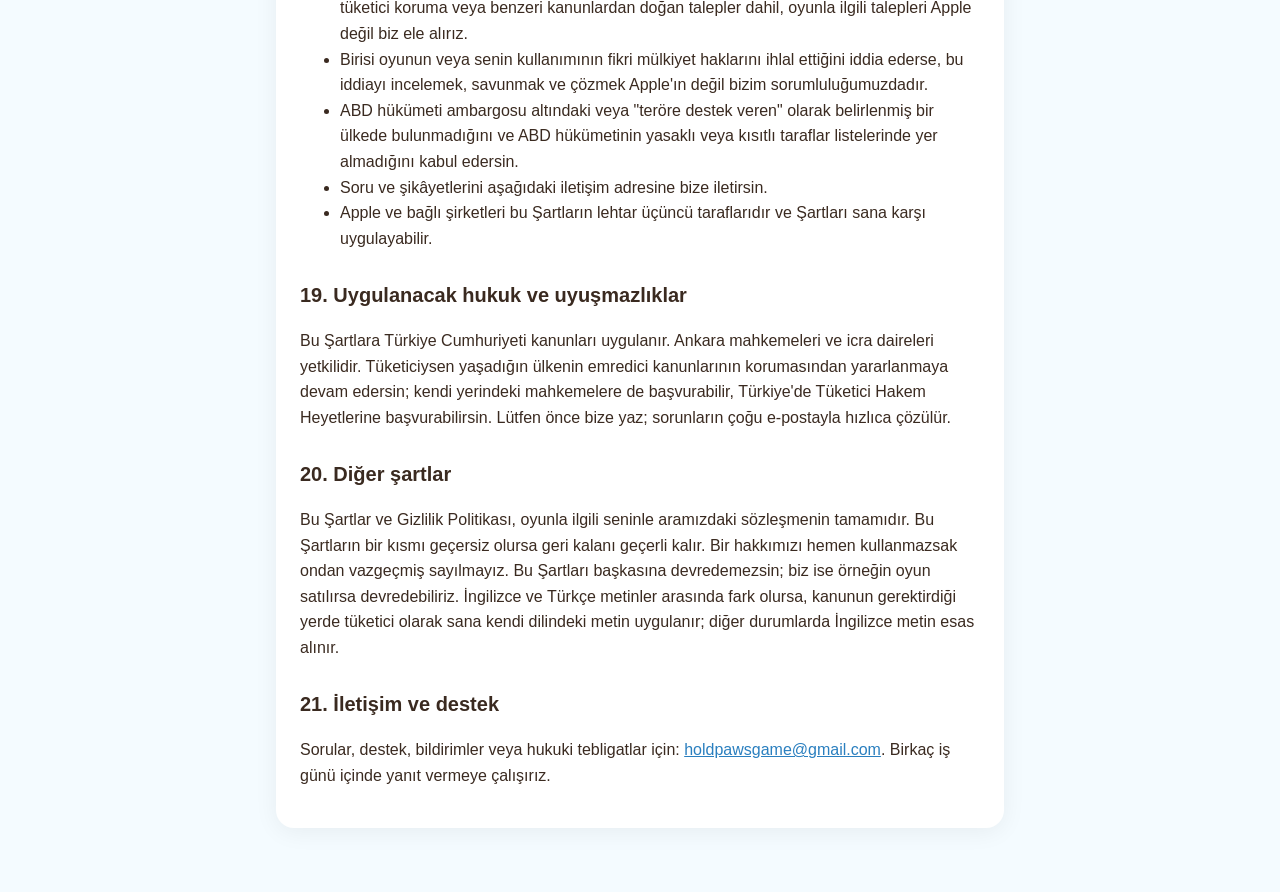
<file: terms.html>
<!doctype html>
<html lang="en">
<head>
<meta charset="utf-8">
<meta name="viewport" content="width=device-width, initial-scale=1">
<title>Hold Paws Terms of Service</title>
<link rel="stylesheet" href="style.css">
</head>
<body>
<main>
<nav><a href="index.html">Hold Paws</a> · <a href="privacy.html">Privacy Policy</a> · <a href="#tr">Türkçe</a></nav>
<div class="card">
<h1>Terms of Service</h1>
<p class="muted">Hold Paws: Otter Escape Puzzle · Last revised: 19 November 2026</p>

<p>These terms ("Terms") are an agreement between you and the developer of Hold Paws about your use of the game. Please read them together with our <a href="privacy.html">Privacy Policy</a>.</p>

<h2>1. Agreement</h2>
<p>By downloading, opening or playing Hold Paws ("the game"), you accept these Terms. If you do not accept them, do not use the game and delete it from your device. If you are under the age of majority where you live, a parent or guardian must read and accept these Terms for you.</p>

<h2>2. Who we are</h2>
<p>Hold Paws is made and offered by Hüseyin Aydıngün, an independent developer in Türkiye ("we", "us"). Contact: <a href="mailto:holdpawsgame@gmail.com">holdpawsgame@gmail.com</a>.</p>

<h2>3. The game</h2>
<p>The game is free to download. It is funded by ads and offers optional in-app purchases. Leaderboards and ads need an internet connection; the puzzles can also be played offline. Your mobile operator may charge you for data use. The game works only on supported devices and operating system versions shown on the store page.</p>

<h2>4. Your licence</h2>
<p>We give you a personal, limited, non-exclusive, non-transferable and revocable licence to install and play the game on devices you own or control, for your own non-commercial entertainment, in line with these Terms and the rules of the store you got it from. The game is licensed to you, not sold. All rights we do not expressly give you stay with us and our licensors.</p>

<h2>5. In-game items and purchases</h2>
<ul>
<li>You can buy the Starter Pack, No Ads and helper packs, and you can earn hearts and helper uses, for example by watching rewarded ads ("in-game items"). You never have to buy anything to play.</li>
<li>In-game items are a licence to use content inside the game. They have no money value, cannot be exchanged for money or anything outside the game, and cannot be sold or transferred to others.</li>
<li>Purchases are processed by Apple (App Store) or Google (Google Play) under their terms. Refund requests go to them. If you did not receive an item you paid for, or got the wrong one, write to us and we will help.</li>
<li>No Ads removes the ads between levels. Rewarded ads remain available, but only when you choose to watch one. Helper packs are used up when you use the helpers.</li>
<li>No Ads and the Starter Pack can be restored on the same store account with "Restore purchases". Consumed helpers cannot be restored. Progress and items kept on the device can be lost if you delete the game or reset it, and we cannot recover them.</li>
<li>Because items are delivered at once after purchase, you agree that the delivery starts immediately; where the law allows, this means the legal right of withdrawal for digital content ends when the item is delivered. Your other legal consumer rights are not affected.</li>
<li>We may change the price, content or balance of in-game items and features. If we ever remove an item you paid for while the game is still offered, we will try to give you a fair replacement.</li>
</ul>

<h2>6. Rules of play</h2>
<p>You agree not to:</p>
<ul>
<li>copy, sell, rent, sublicense or share the game or its content, or use it for commercial purposes without our written permission;</li>
<li>decompile, reverse engineer or change the game, except where the law expressly allows it;</li>
<li>use cheats, bots, modified clients or other tools to change the game, the leaderboards or purchases, or to get items you did not earn or pay for;</li>
<li>disturb the game's servers or other players, or try to get around any security or access limits;</li>
<li>use the game for anything illegal, or to collect information about other players;</li>
<li>pretend to be someone else, or suggest that we support you or your business.</li>
</ul>
<p>If you break these rules, we may remove your leaderboard entries, cancel items obtained unfairly, or end your licence.</p>

<h2>7. Your profile name and the leaderboards</h2>
<p>The name you choose is shown with your avatar, frame and score on public leaderboards. Do not use a name that is offensive, hateful, sexual, misleading, contains personal data (such as a phone number) or belongs to someone else. Names pass through a filter, and we may change or remove any name or leaderboard entry and reset leaderboards at any time. You keep any rights you have in your name; you allow us to show it in the game and its leaderboards for as long as they run. To report a name or a player, write to us.</p>

<h2>8. Our content and your feedback</h2>
<p>The game, including its name, logo, characters, art, music arrangement, sounds, levels, code and look and feel, belongs to us or our licensors and is protected by copyright, trademark and other laws. "Hold Paws" and its logo are our trade names. If you send us ideas or feedback, we may use them freely, without payment or obligation to you.</p>
<p>If you believe that something in the game infringes your rights, write to us with: who you are and how to reach you, the work you own, where it appears in the game, and a statement that your notice is accurate and made in good faith. We will review it and act when needed.</p>

<h2>9. Ads and other services</h2>
<p>Ads are provided by third-party ad networks (see the Privacy Policy). We do not control or endorse the advertisers, and we are not responsible for their products, sites or apps that you open from an ad. Their terms and privacy policies apply to you there. You are not entitled to any share of ad income.</p>

<h2>10. Third-party components</h2>
<p>The game uses software and content from others under their own licences, including Unity (Unity Technologies), the Baloo 2 font (SIL Open Font License 1.1) and music and sound effects released under CC0 (public domain). Those licences apply to those components. Nothing in the game is open-source software unless its licence says so.</p>

<h2>11. Changes and availability</h2>
<p>We may update, change, pause or end the game or any feature at any time, for example to fix errors, add content or follow the law. Updates may install automatically through your store settings, and these Terms apply to them. We do not promise that the game, the leaderboards or ads will always be available or free of errors. We have no duty to keep offering the game or to provide updates.</p>

<h2>12. Disclaimer</h2>
<p>To the extent the law allows, the game is provided "as is" and "as available", without warranties of any kind, express or implied, such as fitness for a particular purpose, uninterrupted operation, error-free use or non-infringement. You use the game at your own risk. This does not limit any rights you have under mandatory consumer law.</p>

<h2>13. Limitation of liability</h2>
<p>To the extent the law allows, we are not liable for indirect, incidental, special or consequential damage, or for loss of data, progress, profits or goodwill, arising from the game or your use of it. Our total liability to you for all claims is limited to the greater of the amount you paid for in-game purchases in the 12 months before the claim, or 10 US dollars. These limits do not apply to liability that cannot be limited by law, such as for intent, gross negligence, or death or personal injury caused by us.</p>

<h2>14. Your responsibility</h2>
<p>If you break these Terms or the law while using the game, or infringe the rights of others, you are responsible for the resulting damage and will cover reasonable claims and costs that we suffer because of it, to the extent the law allows.</p>

<h2>15. Ending these Terms</h2>
<p>You can end these Terms at any time by deleting the game. Your licence ends automatically if you break these Terms. Sections that by their nature should continue (for example 5, 8, 12, 13, 14, 17 and 19) continue after the end.</p>

<h2>16. Sanctions</h2>
<p>You may use the game only where it is legal. You confirm that you are not on a government list of restricted persons and are not in a place where using the game is prohibited by sanctions laws.</p>

<h2>17. Changes to these Terms</h2>
<p>We may change these Terms. We update the date at the top and, for important changes, give notice in the game or on this site at least 7 days before they apply, unless a change is needed sooner by law. If you keep playing after the change applies, you accept the new Terms; if you do not accept them, stop using the game.</p>

<h2>18. Apple App Store</h2>
<p>If you got the game from the Apple App Store, these extra terms apply:</p>
<ul>
<li>These Terms are between you and us only, not Apple. We, not Apple, are responsible for the game and its content.</li>
<li>Your licence lets you use the game on Apple devices you own or control, as allowed by the App Store usage rules, including Family Sharing.</li>
<li>Apple has no duty to provide maintenance or support for the game.</li>
<li>If the game does not meet an applicable warranty, you may tell Apple, and Apple will refund the purchase price, if any. To the extent the law allows, Apple has no other warranty duty for the game.</li>
<li>We, not Apple, handle any claims about the game, including product liability claims, claims that the game does not meet legal or regulatory requirements, and claims under consumer protection or similar laws.</li>
<li>If someone claims that the game or your use of it infringes their intellectual property, we, not Apple, are responsible for investigating, defending and settling that claim.</li>
<li>You confirm that you are not in a country under a US government embargo or named a "terrorist supporting" country, and that you are not on any US government list of prohibited or restricted parties.</li>
<li>Questions and complaints go to us at the contact address below.</li>
<li>Apple and its subsidiaries are third-party beneficiaries of these Terms and may enforce them against you.</li>
</ul>

<h2>19. Law and disputes</h2>
<p>These Terms are governed by the laws of the Republic of Türkiye. Courts and enforcement offices in Ankara have jurisdiction. If you are a consumer, you keep the protection of the mandatory laws of the country where you live and may also bring a claim in your local courts or, in Türkiye, apply to the Consumer Arbitration Committees (Tüketici Hakem Heyeti). Please contact us first; most problems can be solved quickly by e-mail.</p>

<h2>20. Other terms</h2>
<p>These Terms and the Privacy Policy are the whole agreement between you and us about the game. If a part of these Terms is invalid, the rest stays in force. If we do not enforce a right at once, we do not give it up. You may not transfer these Terms to someone else; we may transfer them, for example if the game is sold. If the English and Turkish versions differ, the version in your language applies to you as a consumer where the law requires it; otherwise the English version applies.</p>

<h2>21. Contact and support</h2>
<p>Questions, support, reports or legal notices: <a href="mailto:holdpawsgame@gmail.com">holdpawsgame@gmail.com</a>. We try to answer within a few working days.</p>

<div class="lang" lang="tr" id="tr">
<h1>Hizmet Şartları</h1>
<p class="muted">Hold Paws: Otter Escape Puzzle · Son güncelleme: 19 Kasım 2026</p>

<p>Bu şartlar ("Şartlar"), oyunu kullanman konusunda seninle Hold Paws'un geliştiricisi arasındaki sözleşmedir. Lütfen <a href="privacy.html">Gizlilik Politikası</a> ile birlikte oku.</p>

<h2>1. Sözleşme</h2>
<p>Hold Paws'u ("oyun") indirerek, açarak veya oynayarak bu Şartları kabul edersin. Kabul etmiyorsan oyunu kullanma ve cihazından sil. Yaşadığın yerde reşit değilsen bu Şartları senin adına bir ebeveyn veya vasinin okuyup kabul etmesi gerekir.</p>

<h2>2. Biz kimiz</h2>
<p>Hold Paws, Türkiye'de bağımsız geliştirici Hüseyin Aydıngün ("biz") tarafından yapılır ve sunulur. İletişim: <a href="mailto:holdpawsgame@gmail.com">holdpawsgame@gmail.com</a>.</p>

<h2>3. Oyun</h2>
<p>Oyunu indirmek ücretsizdir. Reklamlarla finanse edilir ve isteğe bağlı uygulama içi satın almalar sunar. Sıralama tabloları ve reklamlar için internet gerekir; bulmacalar internetsiz de oynanabilir. Operatörün veri kullanımı için ücret alabilir. Oyun yalnızca mağaza sayfasında belirtilen desteklenen cihaz ve işletim sistemi sürümlerinde çalışır.</p>

<h2>4. Lisansın</h2>
<p>Sana, oyunu sahip olduğun veya kontrol ettiğin cihazlara kurup kendi ticari olmayan eğlencen için oynaman amacıyla, bu Şartlara ve oyunu aldığın mağazanın kurallarına uygun olarak, kişisel, sınırlı, münhasır olmayan, devredilemez ve geri alınabilir bir lisans veriyoruz. Oyun sana satılmaz, lisanslanır. Açıkça vermediğimiz tüm haklar bizde ve lisans verenlerimizde kalır.</p>

<h2>5. Oyun içi ürünler ve satın almalar</h2>
<ul>
<li>Başlangıç Paketi, Reklamsız ve yardım paketleri satın alabilir; örneğin ödüllü reklam izleyerek can ve yardım hakkı kazanabilirsin ("oyun içi ürünler"). Oynamak için hiçbir şey satın alman gerekmez.</li>
<li>Oyun içi ürünler, oyunun içindeki içeriği kullanma lisansıdır. Parasal değerleri yoktur; paraya veya oyun dışındaki bir şeye çevrilemez, başkalarına satılamaz veya devredilemez.</li>
<li>Satın almaları Apple (App Store) veya Google (Google Play) kendi şartlarıyla işler. İade talepleri onlara yapılır. Ödediğin bir ürün sana ulaşmadıysa veya yanlış ürün geldiyse bize yaz, yardımcı oluruz.</li>
<li>Reklamsız, bölüm aralarındaki reklamları kaldırır. Ödüllü reklamlar kalır, ama yalnızca sen izlemeyi seçersen çıkar. Yardım paketleri, yardımları kullandıkça biter.</li>
<li>Reklamsız ve Başlangıç Paketi aynı mağaza hesabında "Satın alımları geri yükle" ile geri alınabilir. Kullanılmış yardımlar geri yüklenemez. Cihazda saklanan ilerleme ve ürünler oyunu silersen veya sıfırlarsan kaybolabilir; bunları geri getiremeyiz.</li>
<li>Ürünler satın alımdan hemen sonra teslim edildiği için teslimatın hemen başlamasını kabul edersin; kanunun izin verdiği ölçüde bu, dijital içerikte cayma hakkının ürün teslim edildiğinde sona ermesi anlamına gelir. Diğer yasal tüketici hakların saklıdır.</li>
<li>Oyun içi ürünlerin ve özelliklerin fiyatını, içeriğini veya dengesini değiştirebiliriz. Oyun sunulmaya devam ederken parasını ödediğin bir ürünü kaldırırsak adil bir karşılık vermeye çalışırız.</li>
</ul>

<h2>6. Oyun kuralları</h2>
<p>Şunları yapmamayı kabul edersin:</p>
<ul>
<li>oyunu veya içeriğini kopyalamak, satmak, kiralamak, alt lisans vermek veya paylaşmak ya da yazılı iznimiz olmadan ticari amaçla kullanmak;</li>
<li>kanunun açıkça izin verdiği durumlar dışında oyunu kaynak koda çevirmek, tersine mühendislikle çözmek veya değiştirmek;</li>
<li>oyunu, sıralama tablolarını veya satın almaları değiştirmek ya da kazanmadığın veya ödemediğin ürünleri almak için hile, bot, değiştirilmiş istemci veya başka araçlar kullanmak;</li>
<li>oyunun sunucularını veya diğer oyuncuları rahatsız etmek, güvenlik veya erişim sınırlarını aşmaya çalışmak;</li>
<li>oyunu yasa dışı işler için veya diğer oyuncular hakkında bilgi toplamak için kullanmak;</li>
<li>başka biri gibi davranmak veya seni ya da işini desteklediğimizi ima etmek.</li>
</ul>
<p>Bu kurallara uymazsan sıralama kayıtlarını silebilir, haksız yoldan elde edilen ürünleri iptal edebilir veya lisansını sona erdirebiliriz.</p>

<h2>7. Profil adın ve sıralama tabloları</h2>
<p>Seçtiğin ad; avatarın, çerçeven ve puanınla birlikte herkese açık sıralama tablolarında görünür. Kaba, nefret içeren, cinsel, yanıltıcı, kişisel veri (örneğin telefon numarası) içeren veya başkasına ait bir ad kullanma. Adlar bir filtreden geçer; herhangi bir adı veya tablo kaydını değiştirebilir ya da kaldırabilir ve tabloları istediğimiz zaman sıfırlayabiliriz. Adın üzerindeki hakların sende kalır; tablolar çalıştığı sürece onu oyunda ve tablolarda göstermemize izin verirsin. Bir adı veya oyuncuyu bildirmek için bize yaz.</p>

<h2>8. İçeriğimiz ve geri bildirimin</h2>
<p>Oyunun adı, logosu, karakterleri, görselleri, müzik düzenlemesi, sesleri, bölümleri, kodu ve genel görünümü dahil oyun bize veya lisans verenlerimize aittir ve telif, marka ve diğer kanunlarla korunur. "Hold Paws" ve logosu bizim ticari adlarımızdır. Bize fikir veya geri bildirim gönderirsen bunları ücret ödemeden ve sana karşı bir yükümlülük doğmadan serbestçe kullanabiliriz.</p>
<p>Oyundaki bir şeyin haklarını ihlal ettiğini düşünüyorsan bize şunlarla yaz: kim olduğun ve sana nasıl ulaşacağımız, sahibi olduğun eser, oyunda nerede göründüğü ve bildiriminin doğru olduğuna ve iyi niyetle yapıldığına dair bir beyan. İnceler, gerekirse harekete geçeriz.</p>

<h2>9. Reklamlar ve diğer hizmetler</h2>
<p>Reklamları üçüncü taraf reklam ağları sağlar (Gizlilik Politikası'na bak). Reklamverenleri kontrol etmeyiz veya desteklemeyiz; bir reklamdan açtığın ürünlerden, sitelerden veya uygulamalardan sorumlu değiliz. Orada onların şartları ve gizlilik politikaları geçerlidir. Reklam gelirinden pay alma hakkın yoktur.</p>

<h2>10. Üçüncü taraf bileşenler</h2>
<p>Oyun, başkalarına ait yazılım ve içerikleri kendi lisanslarıyla kullanır: Unity (Unity Technologies), Baloo 2 yazı tipi (SIL Open Font License 1.1) ve CC0 (kamu malı) olarak yayımlanmış müzik ve ses efektleri bunlar arasındadır. Bu bileşenlere kendi lisansları uygulanır. Lisansı öyle demedikçe oyundaki hiçbir şey açık kaynak yazılım değildir.</p>

<h2>11. Değişiklikler ve erişilebilirlik</h2>
<p>Oyunu veya herhangi bir özelliğini istediğimiz zaman güncelleyebilir, değiştirebilir, durdurabilir veya sonlandırabiliriz; örneğin hataları düzeltmek, içerik eklemek veya kanuna uymak için. Güncellemeler mağaza ayarlarına göre kendiliğinden kurulabilir ve bu Şartlar onlara da uygulanır. Oyunun, sıralama tablolarının veya reklamların her zaman erişilebilir ya da hatasız olacağına söz vermeyiz. Oyunu sunmaya devam etme veya güncelleme sağlama yükümlülüğümüz yoktur.</p>

<h2>12. Sorumluluk reddi</h2>
<p>Kanunun izin verdiği ölçüde oyun "olduğu gibi" ve "erişilebildiği kadarıyla", belirli bir amaca uygunluk, kesintisiz çalışma, hatasız kullanım veya hak ihlali olmaması gibi açık veya örtülü hiçbir garanti olmadan sunulur. Oyunu kendi sorumluluğunda kullanırsın. Bu, emredici tüketici kanunlarından doğan haklarını kısıtlamaz.</p>

<h2>13. Sorumluluğun sınırı</h2>
<p>Kanunun izin verdiği ölçüde, oyundan veya onu kullanmandan doğan dolaylı, arızi, özel veya sonuç niteliğindeki zararlardan ya da veri, ilerleme, kâr veya itibar kaybından sorumlu değiliz. Tüm talepler için sana karşı toplam sorumluluğumuz, talepten önceki 12 ayda oyun içi satın almalara ödediğin tutar ile 10 ABD doları arasından hangisi büyükse onunla sınırlıdır. Bu sınırlar, kasıt, ağır kusur veya bizim neden olduğumuz ölüm ya da yaralanma gibi kanunen sınırlanamayan sorumluluklara uygulanmaz.</p>

<h2>14. Senin sorumluluğun</h2>
<p>Oyunu kullanırken bu Şartları veya kanunu ihlal edersen ya da başkalarının haklarını çiğnersen, doğan zarardan sen sorumlu olursun ve bu nedenle uğradığımız makul talep ve masrafları kanunun izin verdiği ölçüde karşılarsın.</p>

<h2>15. Şartların sona ermesi</h2>
<p>Oyunu silerek bu Şartları istediğin zaman sona erdirebilirsin. Bu Şartları ihlal edersen lisansın kendiliğinden sona erer. Niteliği gereği devam etmesi gereken bölümler (örneğin 5, 8, 12, 13, 14, 17 ve 19) sona ermeden sonra da geçerli kalır.</p>

<h2>16. Yaptırımlar</h2>
<p>Oyunu yalnızca yasal olduğu yerlerde kullanabilirsin. Herhangi bir devletin kısıtlı kişiler listesinde olmadığını ve oyunu kullanmanın yaptırım kanunlarıyla yasaklandığı bir yerde bulunmadığını kabul edersin.</p>

<h2>17. Bu Şartlardaki değişiklikler</h2>
<p>Bu Şartları değiştirebiliriz. Üstteki tarihi güncelleriz; önemli değişiklikleri, kanun daha erken uygulanmasını gerektirmedikçe, yürürlüğe girmeden en az 7 gün önce oyunda veya bu sitede duyururuz. Değişiklik yürürlüğe girdikten sonra oynamaya devam edersen yeni Şartları kabul etmiş olursun; kabul etmiyorsan oyunu kullanmayı bırak.</p>

<h2>18. Apple App Store</h2>
<p>Oyunu Apple App Store'dan aldıysan şu ek şartlar geçerlidir:</p>
<ul>
<li>Bu Şartlar Apple ile değil, yalnızca seninle bizim aramızdadır. Oyundan ve içeriğinden Apple değil, biz sorumluyuz.</li>
<li>Lisansın, oyunu App Store kullanım kurallarının izin verdiği şekilde, Aile Paylaşımı dahil, sahip olduğun veya kontrol ettiğin Apple cihazlarında kullanmanı sağlar.</li>
<li>Apple'ın oyun için bakım veya destek sağlama yükümlülüğü yoktur.</li>
<li>Oyun geçerli bir garantiye uymazsa Apple'a bildirebilirsin; Apple varsa satın alma bedelini iade eder. Kanunun izin verdiği ölçüde Apple'ın oyunla ilgili başka bir garanti yükümlülüğü yoktur.</li>
<li>Ürün sorumluluğu talepleri, oyunun yasal veya düzenleyici şartlara uymadığı iddiaları ve tüketici koruma veya benzeri kanunlardan doğan talepler dahil, oyunla ilgili talepleri Apple değil biz ele alırız.</li>
<li>Birisi oyunun veya senin kullanımının fikri mülkiyet haklarını ihlal ettiğini iddia ederse, bu iddiayı incelemek, savunmak ve çözmek Apple'ın değil bizim sorumluluğumuzdadır.</li>
<li>ABD hükümeti ambargosu altındaki veya "teröre destek veren" olarak belirlenmiş bir ülkede bulunmadığını ve ABD hükümetinin yasaklı veya kısıtlı taraflar listelerinde yer almadığını kabul edersin.</li>
<li>Soru ve şikâyetlerini aşağıdaki iletişim adresine bize iletirsin.</li>
<li>Apple ve bağlı şirketleri bu Şartların lehtar üçüncü taraflarıdır ve Şartları sana karşı uygulayabilir.</li>
</ul>

<h2>19. Uygulanacak hukuk ve uyuşmazlıklar</h2>
<p>Bu Şartlara Türkiye Cumhuriyeti kanunları uygulanır. Ankara mahkemeleri ve icra daireleri yetkilidir. Tüketiciysen yaşadığın ülkenin emredici kanunlarının korumasından yararlanmaya devam edersin; kendi yerindeki mahkemelere de başvurabilir, Türkiye'de Tüketici Hakem Heyetlerine başvurabilirsin. Lütfen önce bize yaz; sorunların çoğu e-postayla hızlıca çözülür.</p>

<h2>20. Diğer şartlar</h2>
<p>Bu Şartlar ve Gizlilik Politikası, oyunla ilgili seninle aramızdaki sözleşmenin tamamıdır. Bu Şartların bir kısmı geçersiz olursa geri kalanı geçerli kalır. Bir hakkımızı hemen kullanmazsak ondan vazgeçmiş sayılmayız. Bu Şartları başkasına devredemezsin; biz ise örneğin oyun satılırsa devredebiliriz. İngilizce ve Türkçe metinler arasında fark olursa, kanunun gerektirdiği yerde tüketici olarak sana kendi dilindeki metin uygulanır; diğer durumlarda İngilizce metin esas alınır.</p>

<h2>21. İletişim ve destek</h2>
<p>Sorular, destek, bildirimler veya hukuki tebligatlar için: <a href="mailto:holdpawsgame@gmail.com">holdpawsgame@gmail.com</a>. Birkaç iş günü içinde yanıt vermeye çalışırız.</p>
</div>
</div>
</main>
</body>
</html>
</file>
<file: style.css>
:root { --bg: #f4fbff; --ink: #3a2a20; --muted: #6b5a4e; --accent: #2a7fbf; --card: #ffffff; }
@media (prefers-color-scheme: dark) { :root { --bg: #12202b; --ink: #f1e9e2; --muted: #c8b9ad; --accent: #7cc3ff; --card: #1b2c39; } }
* { box-sizing: border-box; }
body { margin: 0; background: var(--bg); color: var(--ink); font: 16px/1.6 -apple-system, BlinkMacSystemFont, "Segoe UI", Roboto, sans-serif; }
main { max-width: 760px; margin: 0 auto; padding: 32px 16px 64px; }
.card { background: var(--card); border-radius: 18px; padding: 24px; box-shadow: 0 4px 24px rgba(0,0,0,.06); }
h1 { margin: 0 0 4px; font-size: 28px; }
h2 { margin-top: 28px; font-size: 20px; }
.muted { color: var(--muted); font-size: 14px; }
a { color: var(--accent); }
nav { margin-bottom: 16px; font-size: 14px; }
.lang { margin: 28px 0 0; padding-top: 20px; border-top: 1px solid rgba(127,127,127,.25); }
</file>
